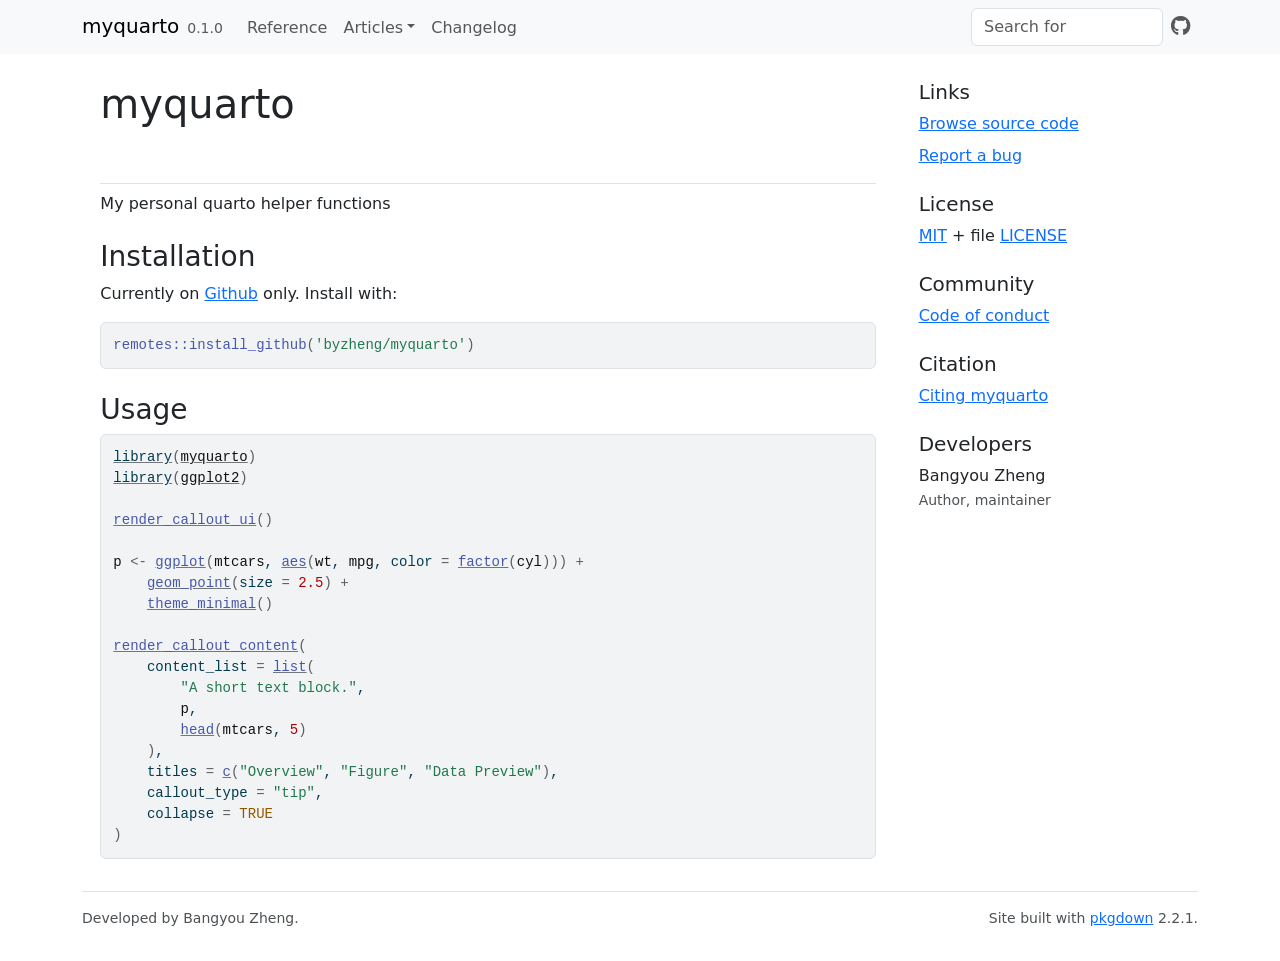
<file: index.html>
<!DOCTYPE html>
<!-- Generated by pkgdown: do not edit by hand --><html lang="en">
<head>
<meta http-equiv="Content-Type" content="text/html; charset=UTF-8">
<meta charset="utf-8">
<meta http-equiv="X-UA-Compatible" content="IE=edge">
<meta name="viewport" content="width=device-width, initial-scale=1, shrink-to-fit=no">
<title>Personal Quarto functions • myquarto</title>
<script src="deps/jquery-3.6.0/jquery-3.6.0.min.js"></script><meta name="viewport" content="width=device-width, initial-scale=1, shrink-to-fit=no">
<link href="deps/bootstrap-5.3.8/bootstrap.min.css" rel="stylesheet">
<script src="deps/bootstrap-5.3.8/bootstrap.bundle.min.js"></script><link href="deps/font-awesome-6.5.2/css/all.min.css" rel="stylesheet">
<link href="deps/font-awesome-6.5.2/css/v4-shims.min.css" rel="stylesheet">
<script src="deps/headroom-0.11.0/headroom.min.js"></script><script src="deps/headroom-0.11.0/jQuery.headroom.min.js"></script><script src="deps/bootstrap-toc-1.0.1/bootstrap-toc.min.js"></script><script src="deps/clipboard.js-2.0.11/clipboard.min.js"></script><script src="deps/search-1.0.0/autocomplete.jquery.min.js"></script><script src="deps/search-1.0.0/fuse.min.js"></script><script src="deps/search-1.0.0/mark.min.js"></script><!-- pkgdown --><script src="pkgdown.js"></script><meta property="og:title" content="Personal Quarto functions">
<meta name="description" content="Personal Quarto functions for various tasks and workflows.">
<meta property="og:description" content="Personal Quarto functions for various tasks and workflows.">
<!-- Google tag (gtag.js) --><script async src="https://www.googletagmanager.com/gtag/js?id=G-4HPNYGL5FT"></script><script>
  window.dataLayer = window.dataLayer || [];
  function gtag(){dataLayer.push(arguments);}
  gtag('js', new Date());

  gtag('config', 'G-4HPNYGL5FT');
</script>
</head>
<body>
    <a href="#main" class="visually-hidden-focusable">Skip to contents</a>


    <nav class="navbar navbar-expand-lg fixed-top bg-light" data-bs-theme="light" aria-label="Site navigation"><div class="container">

    <a class="navbar-brand me-2" href="index.html">myquarto</a>

    <small class="nav-text text-muted me-auto" data-bs-toggle="tooltip" data-bs-placement="bottom" title="">0.1.0</small>


    <button class="navbar-toggler" type="button" data-bs-toggle="collapse" data-bs-target="#navbar" aria-controls="navbar" aria-expanded="false" aria-label="Toggle navigation">
      <span class="navbar-toggler-icon"></span>
    </button>

    <div id="navbar" class="collapse navbar-collapse ms-3">
      <ul class="navbar-nav me-auto">
<li class="nav-item"><a class="nav-link" href="reference/index.html">Reference</a></li>
<li class="nav-item dropdown">
  <button class="nav-link dropdown-toggle" type="button" id="dropdown-articles" data-bs-toggle="dropdown" aria-expanded="false" aria-haspopup="true">Articles</button>
  <ul class="dropdown-menu" aria-labelledby="dropdown-articles">
<li><a class="dropdown-item" href="articles/callout-tools.html">Callout Tools</a></li>
  </ul>
</li>
<li class="nav-item"><a class="nav-link" href="news/index.html">Changelog</a></li>
      </ul>
<ul class="navbar-nav">
<li class="nav-item"><form class="form-inline" role="search">
 <input class="form-control" type="search" name="search-input" id="search-input" autocomplete="off" aria-label="Search site" placeholder="Search for" data-search-index="search.json">
</form></li>
<li class="nav-item"><a class="external-link nav-link" href="https://github.com/byzheng/myquarto/" aria-label="GitHub"><span class="fa fab fa-github fa-lg"></span></a></li>
      </ul>
</div>


  </div>
</nav><div class="container template-home">
<div class="row">
  <main id="main" class="col-md-9"><div class="section level1">
<div class="page-header"><h1 id="myquarto">myquarto<a class="anchor" aria-label="anchor" href="#myquarto"></a>
</h1></div>
<p>My personal quarto helper functions</p>
<div class="section level2">
<h2 id="installation">Installation<a class="anchor" aria-label="anchor" href="#installation"></a>
</h2>
<p>Currently on <a href="https://github.com/byzheng/myquarto" class="external-link">Github</a> only. Install with:</p>
<div class="sourceCode" id="cb1"><pre class="downlit sourceCode r">
<code class="sourceCode R"><span><span class="fu">remotes</span><span class="fu">::</span><span class="fu">install_github</span><span class="op">(</span><span class="st">'byzheng/myquarto'</span><span class="op">)</span></span></code></pre></div>
</div>
<div class="section level2">
<h2 id="usage">Usage<a class="anchor" aria-label="anchor" href="#usage"></a>
</h2>
<div class="sourceCode" id="cb2"><pre class="downlit sourceCode r">
<code class="sourceCode R"><span><span class="kw"><a href="https://rdrr.io/r/base/library.html" class="external-link">library</a></span><span class="op">(</span><span class="va"><a href="https://myquarto.bangyou.me/">myquarto</a></span><span class="op">)</span></span>
<span><span class="kw"><a href="https://rdrr.io/r/base/library.html" class="external-link">library</a></span><span class="op">(</span><span class="va"><a href="https://ggplot2.tidyverse.org" class="external-link">ggplot2</a></span><span class="op">)</span></span>
<span></span>
<span><span class="fu"><a href="reference/render_callout_ui.html">render_callout_ui</a></span><span class="op">(</span><span class="op">)</span></span>
<span></span>
<span><span class="va">p</span> <span class="op">&lt;-</span> <span class="fu"><a href="https://ggplot2.tidyverse.org/reference/ggplot.html" class="external-link">ggplot</a></span><span class="op">(</span><span class="va">mtcars</span>, <span class="fu"><a href="https://ggplot2.tidyverse.org/reference/aes.html" class="external-link">aes</a></span><span class="op">(</span><span class="va">wt</span>, <span class="va">mpg</span>, color <span class="op">=</span> <span class="fu"><a href="https://rdrr.io/r/base/factor.html" class="external-link">factor</a></span><span class="op">(</span><span class="va">cyl</span><span class="op">)</span><span class="op">)</span><span class="op">)</span> <span class="op">+</span></span>
<span>    <span class="fu"><a href="https://ggplot2.tidyverse.org/reference/geom_point.html" class="external-link">geom_point</a></span><span class="op">(</span>size <span class="op">=</span> <span class="fl">2.5</span><span class="op">)</span> <span class="op">+</span></span>
<span>    <span class="fu"><a href="https://ggplot2.tidyverse.org/reference/ggtheme.html" class="external-link">theme_minimal</a></span><span class="op">(</span><span class="op">)</span></span>
<span></span>
<span><span class="fu"><a href="reference/render_callout_content.html">render_callout_content</a></span><span class="op">(</span></span>
<span>    content_list <span class="op">=</span> <span class="fu"><a href="https://rdrr.io/r/base/list.html" class="external-link">list</a></span><span class="op">(</span></span>
<span>        <span class="st">"A short text block."</span>,</span>
<span>        <span class="va">p</span>,</span>
<span>        <span class="fu"><a href="https://rdrr.io/r/utils/head.html" class="external-link">head</a></span><span class="op">(</span><span class="va">mtcars</span>, <span class="fl">5</span><span class="op">)</span></span>
<span>    <span class="op">)</span>,</span>
<span>    titles <span class="op">=</span> <span class="fu"><a href="https://rdrr.io/r/base/c.html" class="external-link">c</a></span><span class="op">(</span><span class="st">"Overview"</span>, <span class="st">"Figure"</span>, <span class="st">"Data Preview"</span><span class="op">)</span>,</span>
<span>    callout_type <span class="op">=</span> <span class="st">"tip"</span>,</span>
<span>    collapse <span class="op">=</span> <span class="cn">TRUE</span></span>
<span><span class="op">)</span></span></code></pre></div>
</div>
</div>
  </main><aside class="col-md-3"><div class="links">
<h2 data-toc-skip>Links</h2>
<ul class="list-unstyled">
<li><a href="https://github.com/byzheng/myquarto/" class="external-link">Browse source code</a></li>
<li><a href="https://github.com/byzheng/myquarto/issues" class="external-link">Report a bug</a></li>
</ul>
</div>

<div class="license">
<h2 data-toc-skip>License</h2>
<ul class="list-unstyled">
<li>
<a href="https://opensource.org/licenses/mit-license.php" class="external-link">MIT</a> + file <a href="LICENSE-text.html">LICENSE</a>
</li>
</ul>
</div>

<div class="community">
<h2 data-toc-skip>Community</h2>
<ul class="list-unstyled">
<li><a href="CODE_OF_CONDUCT.html">Code of conduct</a></li>
</ul>
</div>

<div class="citation">
<h2 data-toc-skip>Citation</h2>
<ul class="list-unstyled">
<li><a href="authors.html#citation">Citing myquarto</a></li>
</ul>
</div>

<div class="developers">
<h2 data-toc-skip>Developers</h2>
<ul class="list-unstyled">
<li>Bangyou Zheng <br><small class="roles"> Author, maintainer </small>   </li>
</ul>
</div>



  </aside>
</div>


    <footer><div class="pkgdown-footer-left">
  <p>Developed by Bangyou Zheng.</p>
</div>

<div class="pkgdown-footer-right">
  <p>Site built with <a href="https://pkgdown.r-lib.org/" class="external-link">pkgdown</a> 2.2.1.</p>
</div>

    </footer>
</div>





  </body>
</html>
</file>
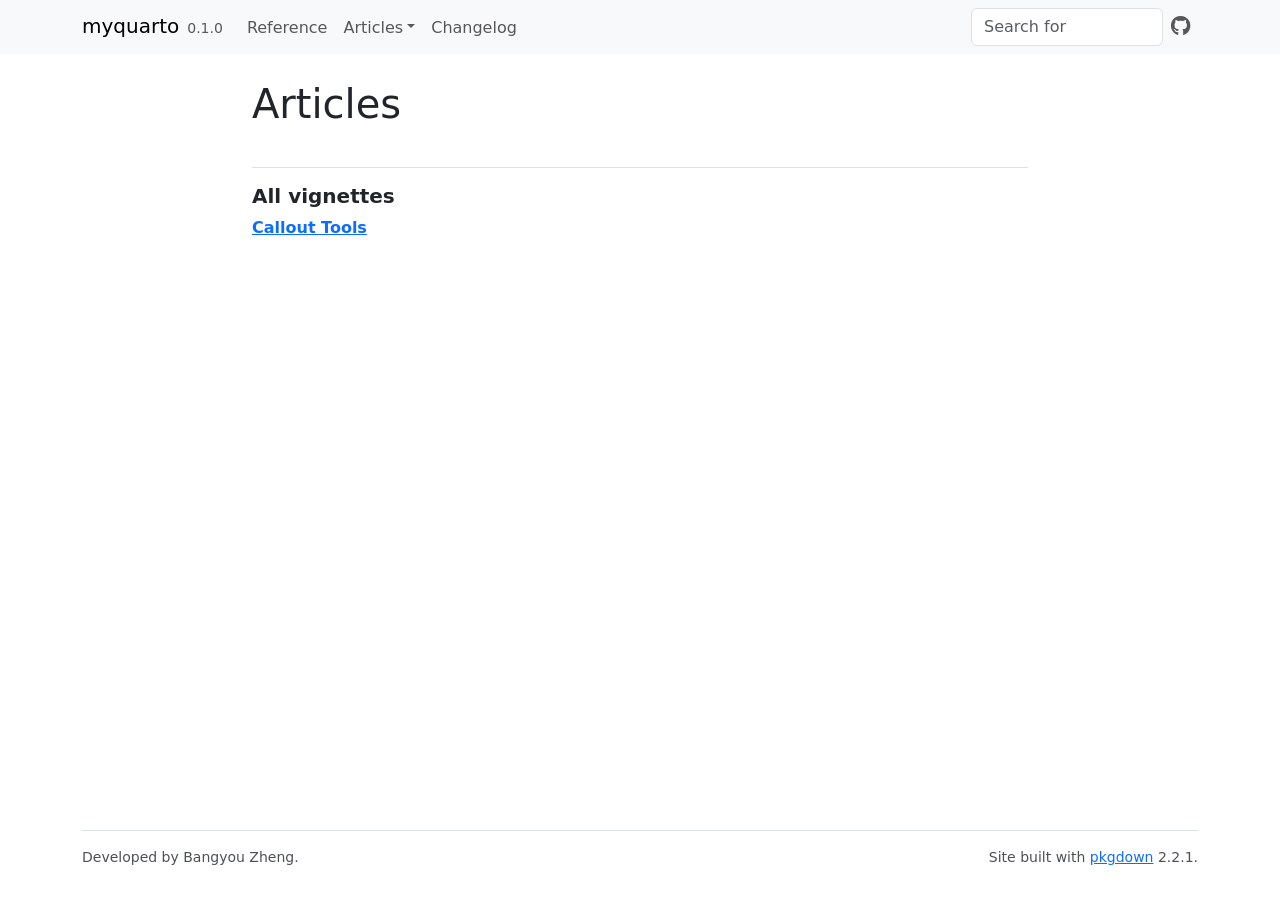
<file: articles/index.html>
<!DOCTYPE html>
<!-- Generated by pkgdown: do not edit by hand --><html lang="en"><head><meta http-equiv="Content-Type" content="text/html; charset=UTF-8"><meta charset="utf-8"><meta http-equiv="X-UA-Compatible" content="IE=edge"><meta name="viewport" content="width=device-width, initial-scale=1, shrink-to-fit=no"><title>Articles • myquarto</title><script src="../deps/jquery-3.6.0/jquery-3.6.0.min.js"></script><meta name="viewport" content="width=device-width, initial-scale=1, shrink-to-fit=no"><link href="../deps/bootstrap-5.3.8/bootstrap.min.css" rel="stylesheet"><script src="../deps/bootstrap-5.3.8/bootstrap.bundle.min.js"></script><link href="../deps/font-awesome-6.5.2/css/all.min.css" rel="stylesheet"><link href="../deps/font-awesome-6.5.2/css/v4-shims.min.css" rel="stylesheet"><script src="../deps/headroom-0.11.0/headroom.min.js"></script><script src="../deps/headroom-0.11.0/jQuery.headroom.min.js"></script><script src="../deps/bootstrap-toc-1.0.1/bootstrap-toc.min.js"></script><script src="../deps/clipboard.js-2.0.11/clipboard.min.js"></script><script src="../deps/search-1.0.0/autocomplete.jquery.min.js"></script><script src="../deps/search-1.0.0/fuse.min.js"></script><script src="../deps/search-1.0.0/mark.min.js"></script><!-- pkgdown --><script src="../pkgdown.js"></script><meta property="og:title" content="Articles"><!-- Google tag (gtag.js) --><script async src="https://www.googletagmanager.com/gtag/js?id=G-4HPNYGL5FT"></script><script>
  window.dataLayer = window.dataLayer || [];
  function gtag(){dataLayer.push(arguments);}
  gtag('js', new Date());

  gtag('config', 'G-4HPNYGL5FT');
</script></head><body>
    <a href="#main" class="visually-hidden-focusable">Skip to contents</a>


    <nav class="navbar navbar-expand-lg fixed-top bg-light" data-bs-theme="light" aria-label="Site navigation"><div class="container">

    <a class="navbar-brand me-2" href="../index.html">myquarto</a>

    <small class="nav-text text-muted me-auto" data-bs-toggle="tooltip" data-bs-placement="bottom" title="">0.1.0</small>


    <button class="navbar-toggler" type="button" data-bs-toggle="collapse" data-bs-target="#navbar" aria-controls="navbar" aria-expanded="false" aria-label="Toggle navigation">
      <span class="navbar-toggler-icon"></span>
    </button>

    <div id="navbar" class="collapse navbar-collapse ms-3">
      <ul class="navbar-nav me-auto"><li class="nav-item"><a class="nav-link" href="../reference/index.html">Reference</a></li>
<li class="nav-item dropdown">
  <button class="nav-link dropdown-toggle" type="button" id="dropdown-articles" data-bs-toggle="dropdown" aria-expanded="false" aria-haspopup="true">Articles</button>
  <ul class="dropdown-menu" aria-labelledby="dropdown-articles"><li><a class="dropdown-item" href="../articles/callout-tools.html">Callout Tools</a></li>
  </ul></li>
<li class="nav-item"><a class="nav-link" href="../news/index.html">Changelog</a></li>
      </ul><ul class="navbar-nav"><li class="nav-item"><form class="form-inline" role="search">
 <input class="form-control" type="search" name="search-input" id="search-input" autocomplete="off" aria-label="Search site" placeholder="Search for" data-search-index="../search.json"></form></li>
<li class="nav-item"><a class="external-link nav-link" href="https://github.com/byzheng/myquarto/" aria-label="GitHub"><span class="fa fab fa-github fa-lg"></span></a></li>
      </ul></div>


  </div>
</nav><div class="container template-article-index">
<div class="row">
  <main id="main" class="col-md-9"><div class="page-header">

      <h1>Articles</h1>
    </div>

    <div class="section ">
      <h3>All vignettes</h3>
      <div class="section-desc"></div>

      <dl><dt><a href="callout-tools.html">Callout Tools</a></dt>
        <dd>
      </dd></dl></div>
  </main></div>


    <footer><div class="pkgdown-footer-left">
  <p>Developed by Bangyou Zheng.</p>
</div>

<div class="pkgdown-footer-right">
  <p>Site built with <a href="https://pkgdown.r-lib.org/" class="external-link">pkgdown</a> 2.2.1.</p>
</div>

    </footer></div>





  </body></html>
</file>
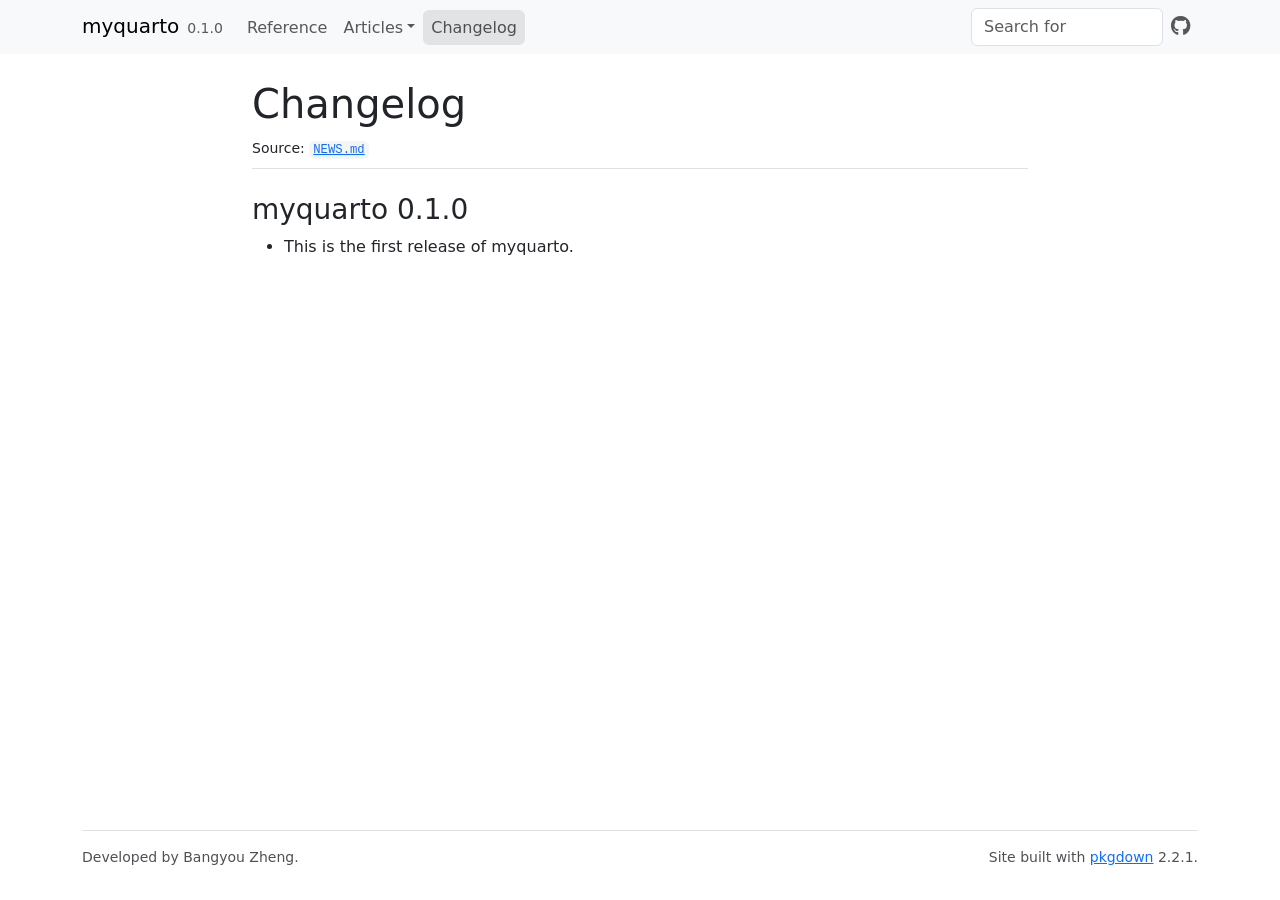
<file: news/index.html>
<!DOCTYPE html>
<!-- Generated by pkgdown: do not edit by hand --><html lang="en"><head><meta http-equiv="Content-Type" content="text/html; charset=UTF-8"><meta charset="utf-8"><meta http-equiv="X-UA-Compatible" content="IE=edge"><meta name="viewport" content="width=device-width, initial-scale=1, shrink-to-fit=no"><title>Changelog • myquarto</title><script src="../deps/jquery-3.6.0/jquery-3.6.0.min.js"></script><meta name="viewport" content="width=device-width, initial-scale=1, shrink-to-fit=no"><link href="../deps/bootstrap-5.3.8/bootstrap.min.css" rel="stylesheet"><script src="../deps/bootstrap-5.3.8/bootstrap.bundle.min.js"></script><link href="../deps/font-awesome-6.5.2/css/all.min.css" rel="stylesheet"><link href="../deps/font-awesome-6.5.2/css/v4-shims.min.css" rel="stylesheet"><script src="../deps/headroom-0.11.0/headroom.min.js"></script><script src="../deps/headroom-0.11.0/jQuery.headroom.min.js"></script><script src="../deps/bootstrap-toc-1.0.1/bootstrap-toc.min.js"></script><script src="../deps/clipboard.js-2.0.11/clipboard.min.js"></script><script src="../deps/search-1.0.0/autocomplete.jquery.min.js"></script><script src="../deps/search-1.0.0/fuse.min.js"></script><script src="../deps/search-1.0.0/mark.min.js"></script><!-- pkgdown --><script src="../pkgdown.js"></script><meta property="og:title" content="Changelog"><!-- Google tag (gtag.js) --><script async src="https://www.googletagmanager.com/gtag/js?id=G-4HPNYGL5FT"></script><script>
  window.dataLayer = window.dataLayer || [];
  function gtag(){dataLayer.push(arguments);}
  gtag('js', new Date());

  gtag('config', 'G-4HPNYGL5FT');
</script></head><body>
    <a href="#main" class="visually-hidden-focusable">Skip to contents</a>


    <nav class="navbar navbar-expand-lg fixed-top bg-light" data-bs-theme="light" aria-label="Site navigation"><div class="container">

    <a class="navbar-brand me-2" href="../index.html">myquarto</a>

    <small class="nav-text text-muted me-auto" data-bs-toggle="tooltip" data-bs-placement="bottom" title="">0.1.0</small>


    <button class="navbar-toggler" type="button" data-bs-toggle="collapse" data-bs-target="#navbar" aria-controls="navbar" aria-expanded="false" aria-label="Toggle navigation">
      <span class="navbar-toggler-icon"></span>
    </button>

    <div id="navbar" class="collapse navbar-collapse ms-3">
      <ul class="navbar-nav me-auto"><li class="nav-item"><a class="nav-link" href="../reference/index.html">Reference</a></li>
<li class="nav-item dropdown">
  <button class="nav-link dropdown-toggle" type="button" id="dropdown-articles" data-bs-toggle="dropdown" aria-expanded="false" aria-haspopup="true">Articles</button>
  <ul class="dropdown-menu" aria-labelledby="dropdown-articles"><li><a class="dropdown-item" href="../articles/callout-tools.html">Callout Tools</a></li>
  </ul></li>
<li class="active nav-item"><a class="nav-link" href="../news/index.html">Changelog</a></li>
      </ul><ul class="navbar-nav"><li class="nav-item"><form class="form-inline" role="search">
 <input class="form-control" type="search" name="search-input" id="search-input" autocomplete="off" aria-label="Search site" placeholder="Search for" data-search-index="../search.json"></form></li>
<li class="nav-item"><a class="external-link nav-link" href="https://github.com/byzheng/myquarto/" aria-label="GitHub"><span class="fa fab fa-github fa-lg"></span></a></li>
      </ul></div>


  </div>
</nav><div class="container template-news">
<div class="row">
  <main id="main" class="col-md-9"><div class="page-header">

      <h1>Changelog</h1>
      <small>Source: <a href="https://github.com/byzheng/myquarto/blob/main/NEWS.md" class="external-link"><code>NEWS.md</code></a></small>
    </div>

    <div class="section level2">
<h2 class="pkg-version" data-toc-text="0.1.0" id="myquarto-010">myquarto 0.1.0<a class="anchor" aria-label="anchor" href="#myquarto-010"></a></h2>
<ul><li>This is the first release of myquarto.</li>
</ul></div>
  </main></div>


    <footer><div class="pkgdown-footer-left">
  <p>Developed by Bangyou Zheng.</p>
</div>

<div class="pkgdown-footer-right">
  <p>Site built with <a href="https://pkgdown.r-lib.org/" class="external-link">pkgdown</a> 2.2.1.</p>
</div>

    </footer></div>





  </body></html>
</file>
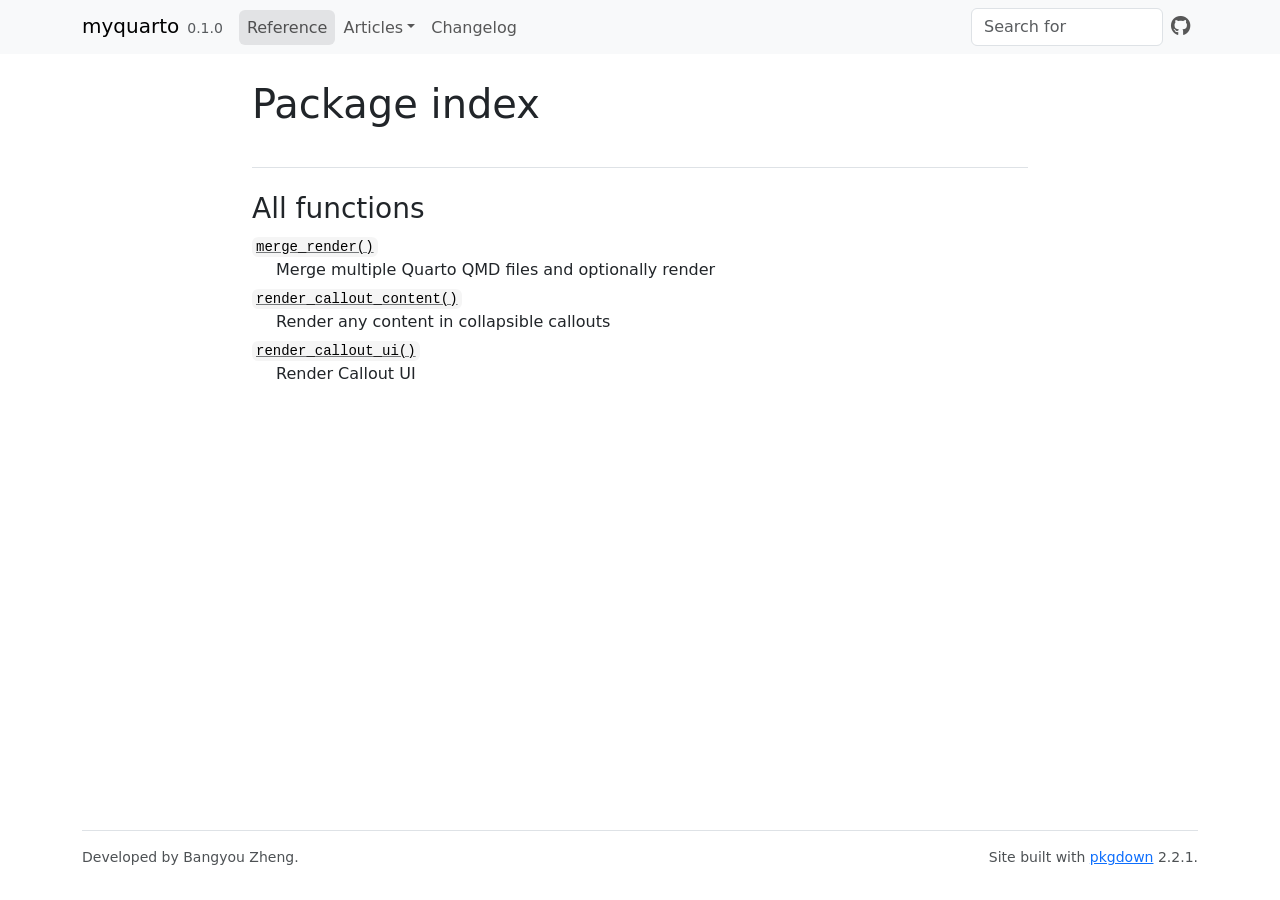
<file: reference/index.html>
<!DOCTYPE html>
<!-- Generated by pkgdown: do not edit by hand --><html lang="en"><head><meta http-equiv="Content-Type" content="text/html; charset=UTF-8"><meta charset="utf-8"><meta http-equiv="X-UA-Compatible" content="IE=edge"><meta name="viewport" content="width=device-width, initial-scale=1, shrink-to-fit=no"><title>Package index • myquarto</title><script src="../deps/jquery-3.6.0/jquery-3.6.0.min.js"></script><meta name="viewport" content="width=device-width, initial-scale=1, shrink-to-fit=no"><link href="../deps/bootstrap-5.3.8/bootstrap.min.css" rel="stylesheet"><script src="../deps/bootstrap-5.3.8/bootstrap.bundle.min.js"></script><link href="../deps/font-awesome-6.5.2/css/all.min.css" rel="stylesheet"><link href="../deps/font-awesome-6.5.2/css/v4-shims.min.css" rel="stylesheet"><script src="../deps/headroom-0.11.0/headroom.min.js"></script><script src="../deps/headroom-0.11.0/jQuery.headroom.min.js"></script><script src="../deps/bootstrap-toc-1.0.1/bootstrap-toc.min.js"></script><script src="../deps/clipboard.js-2.0.11/clipboard.min.js"></script><script src="../deps/search-1.0.0/autocomplete.jquery.min.js"></script><script src="../deps/search-1.0.0/fuse.min.js"></script><script src="../deps/search-1.0.0/mark.min.js"></script><!-- pkgdown --><script src="../pkgdown.js"></script><meta property="og:title" content="Package index"><!-- Google tag (gtag.js) --><script async src="https://www.googletagmanager.com/gtag/js?id=G-4HPNYGL5FT"></script><script>
  window.dataLayer = window.dataLayer || [];
  function gtag(){dataLayer.push(arguments);}
  gtag('js', new Date());

  gtag('config', 'G-4HPNYGL5FT');
</script></head><body>
    <a href="#main" class="visually-hidden-focusable">Skip to contents</a>


    <nav class="navbar navbar-expand-lg fixed-top bg-light" data-bs-theme="light" aria-label="Site navigation"><div class="container">

    <a class="navbar-brand me-2" href="../index.html">myquarto</a>

    <small class="nav-text text-muted me-auto" data-bs-toggle="tooltip" data-bs-placement="bottom" title="">0.1.0</small>


    <button class="navbar-toggler" type="button" data-bs-toggle="collapse" data-bs-target="#navbar" aria-controls="navbar" aria-expanded="false" aria-label="Toggle navigation">
      <span class="navbar-toggler-icon"></span>
    </button>

    <div id="navbar" class="collapse navbar-collapse ms-3">
      <ul class="navbar-nav me-auto"><li class="active nav-item"><a class="nav-link" href="../reference/index.html">Reference</a></li>
<li class="nav-item dropdown">
  <button class="nav-link dropdown-toggle" type="button" id="dropdown-articles" data-bs-toggle="dropdown" aria-expanded="false" aria-haspopup="true">Articles</button>
  <ul class="dropdown-menu" aria-labelledby="dropdown-articles"><li><a class="dropdown-item" href="../articles/callout-tools.html">Callout Tools</a></li>
  </ul></li>
<li class="nav-item"><a class="nav-link" href="../news/index.html">Changelog</a></li>
      </ul><ul class="navbar-nav"><li class="nav-item"><form class="form-inline" role="search">
 <input class="form-control" type="search" name="search-input" id="search-input" autocomplete="off" aria-label="Search site" placeholder="Search for" data-search-index="../search.json"></form></li>
<li class="nav-item"><a class="external-link nav-link" href="https://github.com/byzheng/myquarto/" aria-label="GitHub"><span class="fa fab fa-github fa-lg"></span></a></li>
      </ul></div>


  </div>
</nav><div class="container template-reference-index">
<div class="row">
  <main id="main" class="col-md-9"><div class="page-header">

      <h1>Package index</h1>
    </div>

    <div class="section level2">
      <h2 id="all-functions">All functions<a class="anchor" aria-label="anchor" href="#all-functions"></a></h2>



      <dl></dl></div><div class="section level2">




      <dl><dt>

          <code><a href="merge_render.html">merge_render()</a></code>

        </dt>
        <dd>Merge multiple Quarto QMD files and optionally render</dd>

        <dt>

          <code><a href="render_callout_content.html">render_callout_content()</a></code>

        </dt>
        <dd>Render any content in collapsible callouts</dd>

        <dt>

          <code><a href="render_callout_ui.html">render_callout_ui()</a></code>

        </dt>
        <dd>Render Callout UI</dd>
      </dl></div>
  </main></div>


    <footer><div class="pkgdown-footer-left">
  <p>Developed by Bangyou Zheng.</p>
</div>

<div class="pkgdown-footer-right">
  <p>Site built with <a href="https://pkgdown.r-lib.org/" class="external-link">pkgdown</a> 2.2.1.</p>
</div>

    </footer></div>





  </body></html>
</file>
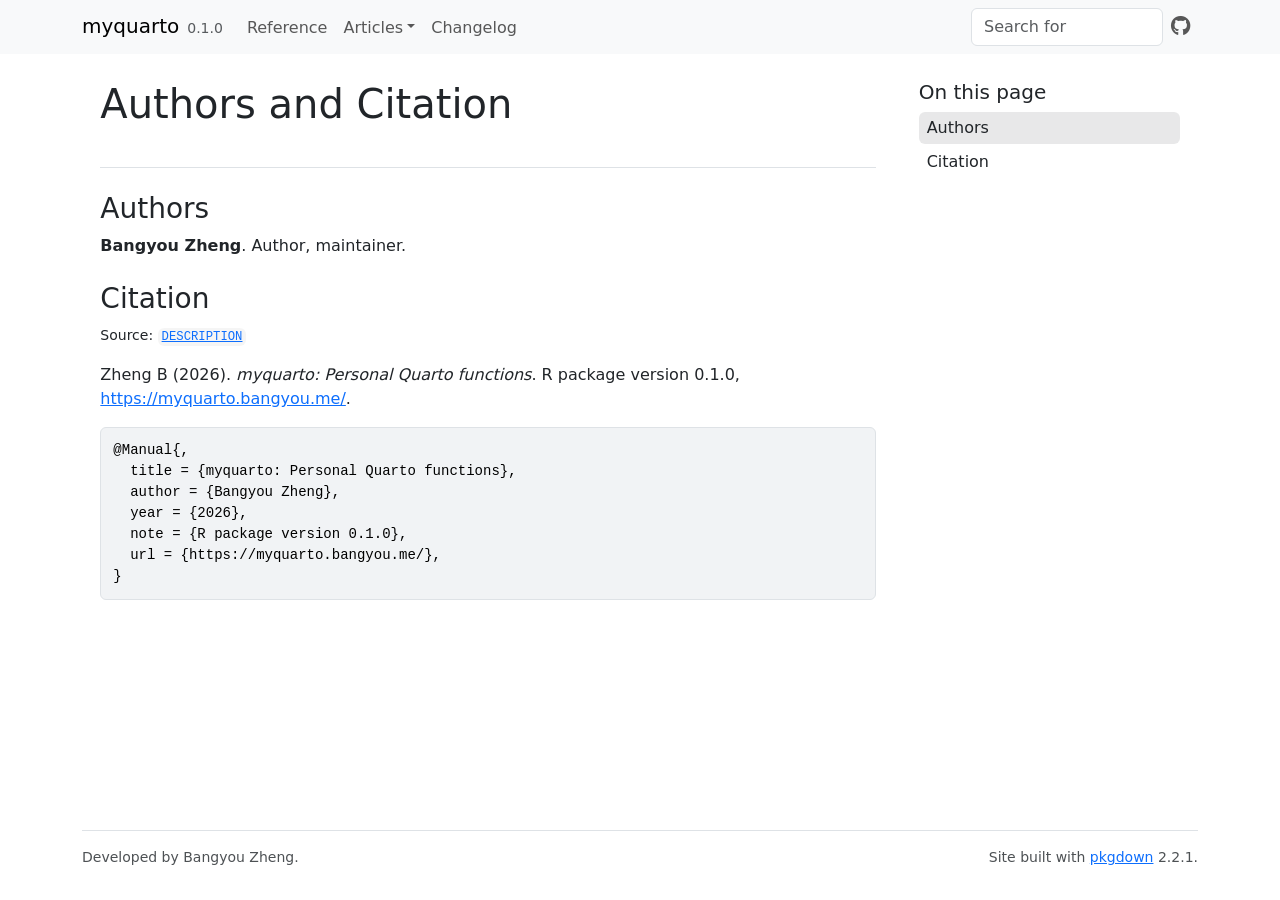
<file: authors.html>
<!DOCTYPE html>
<!-- Generated by pkgdown: do not edit by hand --><html lang="en"><head><meta http-equiv="Content-Type" content="text/html; charset=UTF-8"><meta charset="utf-8"><meta http-equiv="X-UA-Compatible" content="IE=edge"><meta name="viewport" content="width=device-width, initial-scale=1, shrink-to-fit=no"><title>Authors and Citation • myquarto</title><script src="deps/jquery-3.6.0/jquery-3.6.0.min.js"></script><meta name="viewport" content="width=device-width, initial-scale=1, shrink-to-fit=no"><link href="deps/bootstrap-5.3.8/bootstrap.min.css" rel="stylesheet"><script src="deps/bootstrap-5.3.8/bootstrap.bundle.min.js"></script><link href="deps/font-awesome-6.5.2/css/all.min.css" rel="stylesheet"><link href="deps/font-awesome-6.5.2/css/v4-shims.min.css" rel="stylesheet"><script src="deps/headroom-0.11.0/headroom.min.js"></script><script src="deps/headroom-0.11.0/jQuery.headroom.min.js"></script><script src="deps/bootstrap-toc-1.0.1/bootstrap-toc.min.js"></script><script src="deps/clipboard.js-2.0.11/clipboard.min.js"></script><script src="deps/search-1.0.0/autocomplete.jquery.min.js"></script><script src="deps/search-1.0.0/fuse.min.js"></script><script src="deps/search-1.0.0/mark.min.js"></script><!-- pkgdown --><script src="pkgdown.js"></script><meta property="og:title" content="Authors and Citation"><!-- Google tag (gtag.js) --><script async src="https://www.googletagmanager.com/gtag/js?id=G-4HPNYGL5FT"></script><script>
  window.dataLayer = window.dataLayer || [];
  function gtag(){dataLayer.push(arguments);}
  gtag('js', new Date());

  gtag('config', 'G-4HPNYGL5FT');
</script></head><body>
    <a href="#main" class="visually-hidden-focusable">Skip to contents</a>


    <nav class="navbar navbar-expand-lg fixed-top bg-light" data-bs-theme="light" aria-label="Site navigation"><div class="container">

    <a class="navbar-brand me-2" href="index.html">myquarto</a>

    <small class="nav-text text-muted me-auto" data-bs-toggle="tooltip" data-bs-placement="bottom" title="">0.1.0</small>


    <button class="navbar-toggler" type="button" data-bs-toggle="collapse" data-bs-target="#navbar" aria-controls="navbar" aria-expanded="false" aria-label="Toggle navigation">
      <span class="navbar-toggler-icon"></span>
    </button>

    <div id="navbar" class="collapse navbar-collapse ms-3">
      <ul class="navbar-nav me-auto"><li class="nav-item"><a class="nav-link" href="reference/index.html">Reference</a></li>
<li class="nav-item dropdown">
  <button class="nav-link dropdown-toggle" type="button" id="dropdown-articles" data-bs-toggle="dropdown" aria-expanded="false" aria-haspopup="true">Articles</button>
  <ul class="dropdown-menu" aria-labelledby="dropdown-articles"><li><a class="dropdown-item" href="articles/callout-tools.html">Callout Tools</a></li>
  </ul></li>
<li class="nav-item"><a class="nav-link" href="news/index.html">Changelog</a></li>
      </ul><ul class="navbar-nav"><li class="nav-item"><form class="form-inline" role="search">
 <input class="form-control" type="search" name="search-input" id="search-input" autocomplete="off" aria-label="Search site" placeholder="Search for" data-search-index="search.json"></form></li>
<li class="nav-item"><a class="external-link nav-link" href="https://github.com/byzheng/myquarto/" aria-label="GitHub"><span class="fa fab fa-github fa-lg"></span></a></li>
      </ul></div>


  </div>
</nav><div class="container template-citation-authors">
<div class="row">
  <main id="main" class="col-md-9"><div class="page-header">

      <h1>Authors and Citation</h1>
    </div>

    <div class="section level2">
      <h2>Authors</h2>

      <ul class="list-unstyled"><li>
          <p><strong>Bangyou Zheng</strong>. Author, maintainer.
          </p>
        </li>
      </ul></div>

    <div class="section level2">
      <h2 id="citation">Citation</h2>
      <p><small class="dont-index">Source: <a href="https://github.com/byzheng/myquarto/blob/main/DESCRIPTION" class="external-link"><code>DESCRIPTION</code></a></small></p>

      <p>Zheng B (2026).
<em>myquarto: Personal Quarto functions</em>.
R package version 0.1.0, <a href="https://myquarto.bangyou.me/">https://myquarto.bangyou.me/</a>.
</p>
      <pre>@Manual{,
  title = {myquarto: Personal Quarto functions},
  author = {Bangyou Zheng},
  year = {2026},
  note = {R package version 0.1.0},
  url = {https://myquarto.bangyou.me/},
}</pre>
    </div>

  </main><aside class="col-md-3"><nav id="toc" aria-label="Table of contents"><h2>On this page</h2>
    </nav></aside></div>


    <footer><div class="pkgdown-footer-left">
  <p>Developed by Bangyou Zheng.</p>
</div>

<div class="pkgdown-footer-right">
  <p>Site built with <a href="https://pkgdown.r-lib.org/" class="external-link">pkgdown</a> 2.2.1.</p>
</div>

    </footer></div>





  </body></html>
</file>
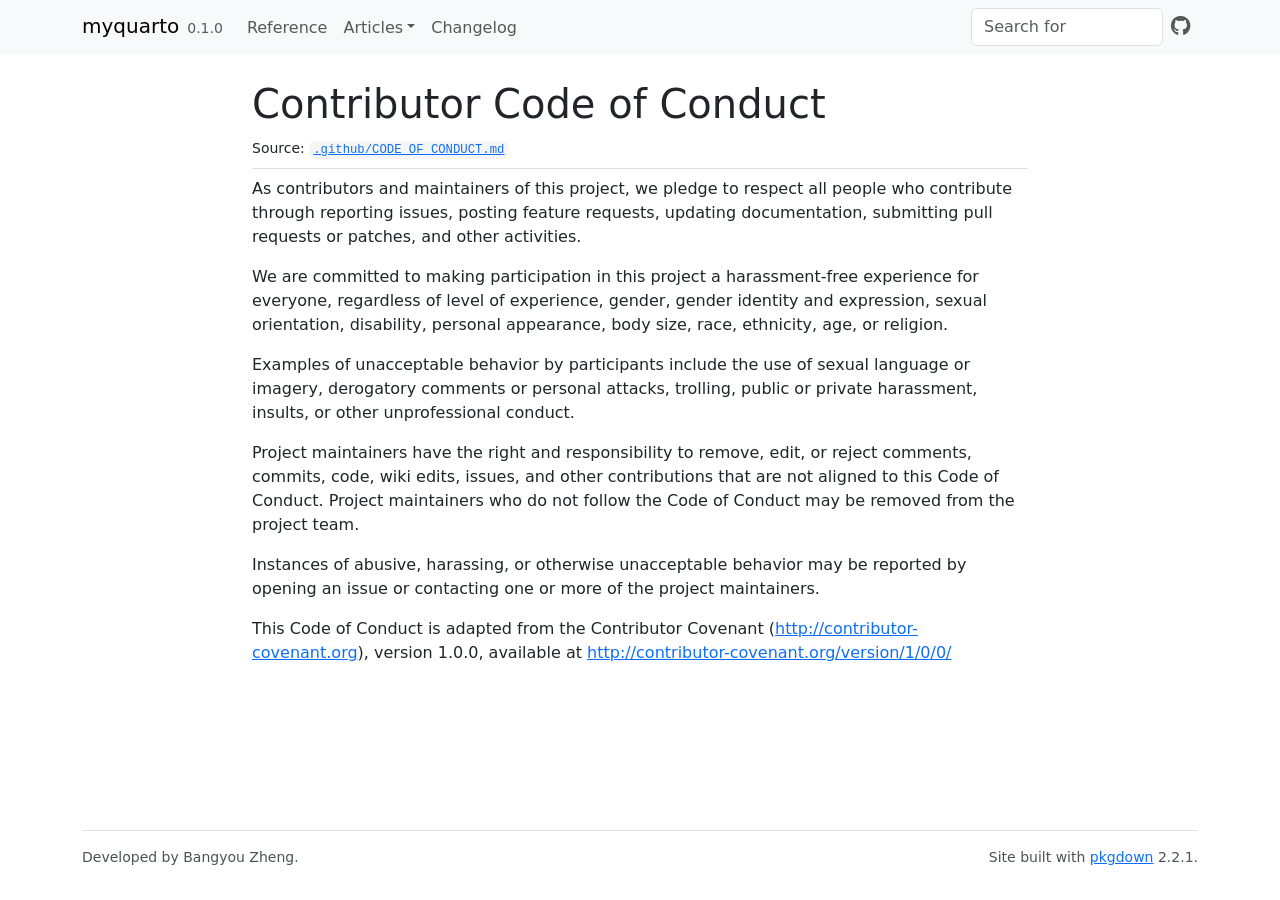
<file: CODE_OF_CONDUCT.html>
<!DOCTYPE html>
<!-- Generated by pkgdown: do not edit by hand --><html lang="en"><head><meta http-equiv="Content-Type" content="text/html; charset=UTF-8"><meta charset="utf-8"><meta http-equiv="X-UA-Compatible" content="IE=edge"><meta name="viewport" content="width=device-width, initial-scale=1, shrink-to-fit=no"><title>Contributor Code of Conduct • myquarto</title><script src="deps/jquery-3.6.0/jquery-3.6.0.min.js"></script><meta name="viewport" content="width=device-width, initial-scale=1, shrink-to-fit=no"><link href="deps/bootstrap-5.3.8/bootstrap.min.css" rel="stylesheet"><script src="deps/bootstrap-5.3.8/bootstrap.bundle.min.js"></script><link href="deps/font-awesome-6.5.2/css/all.min.css" rel="stylesheet"><link href="deps/font-awesome-6.5.2/css/v4-shims.min.css" rel="stylesheet"><script src="deps/headroom-0.11.0/headroom.min.js"></script><script src="deps/headroom-0.11.0/jQuery.headroom.min.js"></script><script src="deps/bootstrap-toc-1.0.1/bootstrap-toc.min.js"></script><script src="deps/clipboard.js-2.0.11/clipboard.min.js"></script><script src="deps/search-1.0.0/autocomplete.jquery.min.js"></script><script src="deps/search-1.0.0/fuse.min.js"></script><script src="deps/search-1.0.0/mark.min.js"></script><!-- pkgdown --><script src="pkgdown.js"></script><meta property="og:title" content="Contributor Code of Conduct"><!-- Google tag (gtag.js) --><script async src="https://www.googletagmanager.com/gtag/js?id=G-4HPNYGL5FT"></script><script>
  window.dataLayer = window.dataLayer || [];
  function gtag(){dataLayer.push(arguments);}
  gtag('js', new Date());

  gtag('config', 'G-4HPNYGL5FT');
</script></head><body>
    <a href="#main" class="visually-hidden-focusable">Skip to contents</a>


    <nav class="navbar navbar-expand-lg fixed-top bg-light" data-bs-theme="light" aria-label="Site navigation"><div class="container">

    <a class="navbar-brand me-2" href="index.html">myquarto</a>

    <small class="nav-text text-muted me-auto" data-bs-toggle="tooltip" data-bs-placement="bottom" title="">0.1.0</small>


    <button class="navbar-toggler" type="button" data-bs-toggle="collapse" data-bs-target="#navbar" aria-controls="navbar" aria-expanded="false" aria-label="Toggle navigation">
      <span class="navbar-toggler-icon"></span>
    </button>

    <div id="navbar" class="collapse navbar-collapse ms-3">
      <ul class="navbar-nav me-auto"><li class="nav-item"><a class="nav-link" href="reference/index.html">Reference</a></li>
<li class="nav-item dropdown">
  <button class="nav-link dropdown-toggle" type="button" id="dropdown-articles" data-bs-toggle="dropdown" aria-expanded="false" aria-haspopup="true">Articles</button>
  <ul class="dropdown-menu" aria-labelledby="dropdown-articles"><li><a class="dropdown-item" href="articles/callout-tools.html">Callout Tools</a></li>
  </ul></li>
<li class="nav-item"><a class="nav-link" href="news/index.html">Changelog</a></li>
      </ul><ul class="navbar-nav"><li class="nav-item"><form class="form-inline" role="search">
 <input class="form-control" type="search" name="search-input" id="search-input" autocomplete="off" aria-label="Search site" placeholder="Search for" data-search-index="search.json"></form></li>
<li class="nav-item"><a class="external-link nav-link" href="https://github.com/byzheng/myquarto/" aria-label="GitHub"><span class="fa fab fa-github fa-lg"></span></a></li>
      </ul></div>


  </div>
</nav><div class="container template-title-body">
<div class="row">
  <main id="main" class="col-md-9"><div class="page-header">

      <h1>Contributor Code of Conduct</h1>
      <small class="dont-index">Source: <a href="https://github.com/byzheng/myquarto/blob/main/.github/CODE_OF_CONDUCT.md" class="external-link"><code>.github/CODE_OF_CONDUCT.md</code></a></small>
    </div>

<div id="contributor-code-of-conduct" class="section level1">

<p>As contributors and maintainers of this project, we pledge to respect all people who contribute through reporting issues, posting feature requests, updating documentation, submitting pull requests or patches, and other activities.</p>
<p>We are committed to making participation in this project a harassment-free experience for everyone, regardless of level of experience, gender, gender identity and expression, sexual orientation, disability, personal appearance, body size, race, ethnicity, age, or religion.</p>
<p>Examples of unacceptable behavior by participants include the use of sexual language or imagery, derogatory comments or personal attacks, trolling, public or private harassment, insults, or other unprofessional conduct.</p>
<p>Project maintainers have the right and responsibility to remove, edit, or reject comments, commits, code, wiki edits, issues, and other contributions that are not aligned to this Code of Conduct. Project maintainers who do not follow the Code of Conduct may be removed from the project team.</p>
<p>Instances of abusive, harassing, or otherwise unacceptable behavior may be reported by opening an issue or contacting one or more of the project maintainers.</p>
<p>This Code of Conduct is adapted from the Contributor Covenant (<a href="http://contributor-covenant.org" class="external-link uri">http://contributor-covenant.org</a>), version 1.0.0, available at <a href="http://contributor-covenant.org/version/1/0/0/" class="external-link uri">http://contributor-covenant.org/version/1/0/0/</a></p>
</div>

  </main></div>


    <footer><div class="pkgdown-footer-left">
  <p>Developed by Bangyou Zheng.</p>
</div>

<div class="pkgdown-footer-right">
  <p>Site built with <a href="https://pkgdown.r-lib.org/" class="external-link">pkgdown</a> 2.2.1.</p>
</div>

    </footer></div>





  </body></html>
</file>
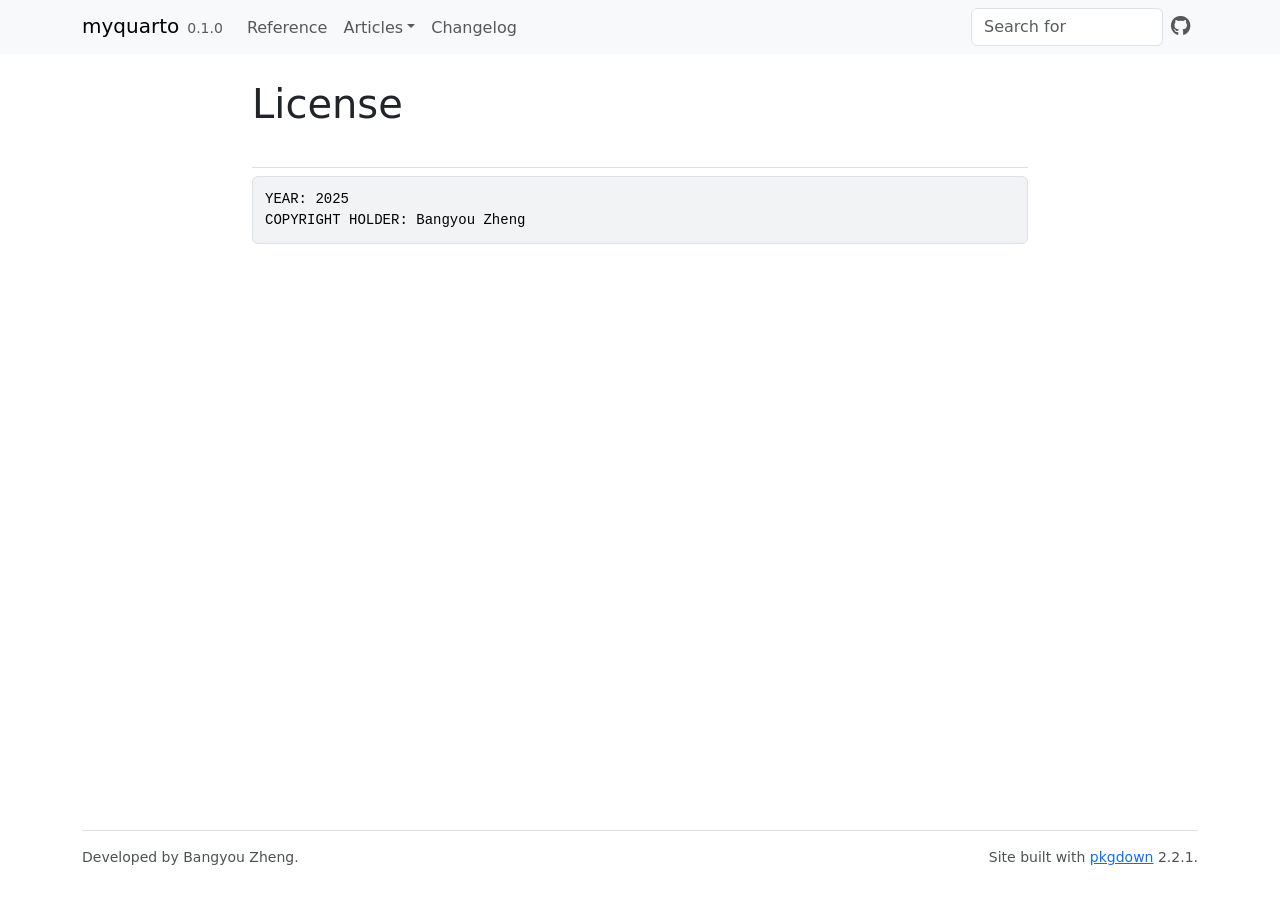
<file: LICENSE-text.html>
<!DOCTYPE html>
<!-- Generated by pkgdown: do not edit by hand --><html lang="en"><head><meta http-equiv="Content-Type" content="text/html; charset=UTF-8"><meta charset="utf-8"><meta http-equiv="X-UA-Compatible" content="IE=edge"><meta name="viewport" content="width=device-width, initial-scale=1, shrink-to-fit=no"><title>License • myquarto</title><script src="deps/jquery-3.6.0/jquery-3.6.0.min.js"></script><meta name="viewport" content="width=device-width, initial-scale=1, shrink-to-fit=no"><link href="deps/bootstrap-5.3.8/bootstrap.min.css" rel="stylesheet"><script src="deps/bootstrap-5.3.8/bootstrap.bundle.min.js"></script><link href="deps/font-awesome-6.5.2/css/all.min.css" rel="stylesheet"><link href="deps/font-awesome-6.5.2/css/v4-shims.min.css" rel="stylesheet"><script src="deps/headroom-0.11.0/headroom.min.js"></script><script src="deps/headroom-0.11.0/jQuery.headroom.min.js"></script><script src="deps/bootstrap-toc-1.0.1/bootstrap-toc.min.js"></script><script src="deps/clipboard.js-2.0.11/clipboard.min.js"></script><script src="deps/search-1.0.0/autocomplete.jquery.min.js"></script><script src="deps/search-1.0.0/fuse.min.js"></script><script src="deps/search-1.0.0/mark.min.js"></script><!-- pkgdown --><script src="pkgdown.js"></script><meta property="og:title" content="License"><!-- Google tag (gtag.js) --><script async src="https://www.googletagmanager.com/gtag/js?id=G-4HPNYGL5FT"></script><script>
  window.dataLayer = window.dataLayer || [];
  function gtag(){dataLayer.push(arguments);}
  gtag('js', new Date());

  gtag('config', 'G-4HPNYGL5FT');
</script></head><body>
    <a href="#main" class="visually-hidden-focusable">Skip to contents</a>


    <nav class="navbar navbar-expand-lg fixed-top bg-light" data-bs-theme="light" aria-label="Site navigation"><div class="container">

    <a class="navbar-brand me-2" href="index.html">myquarto</a>

    <small class="nav-text text-muted me-auto" data-bs-toggle="tooltip" data-bs-placement="bottom" title="">0.1.0</small>


    <button class="navbar-toggler" type="button" data-bs-toggle="collapse" data-bs-target="#navbar" aria-controls="navbar" aria-expanded="false" aria-label="Toggle navigation">
      <span class="navbar-toggler-icon"></span>
    </button>

    <div id="navbar" class="collapse navbar-collapse ms-3">
      <ul class="navbar-nav me-auto"><li class="nav-item"><a class="nav-link" href="reference/index.html">Reference</a></li>
<li class="nav-item dropdown">
  <button class="nav-link dropdown-toggle" type="button" id="dropdown-articles" data-bs-toggle="dropdown" aria-expanded="false" aria-haspopup="true">Articles</button>
  <ul class="dropdown-menu" aria-labelledby="dropdown-articles"><li><a class="dropdown-item" href="articles/callout-tools.html">Callout Tools</a></li>
  </ul></li>
<li class="nav-item"><a class="nav-link" href="news/index.html">Changelog</a></li>
      </ul><ul class="navbar-nav"><li class="nav-item"><form class="form-inline" role="search">
 <input class="form-control" type="search" name="search-input" id="search-input" autocomplete="off" aria-label="Search site" placeholder="Search for" data-search-index="search.json"></form></li>
<li class="nav-item"><a class="external-link nav-link" href="https://github.com/byzheng/myquarto/" aria-label="GitHub"><span class="fa fab fa-github fa-lg"></span></a></li>
      </ul></div>


  </div>
</nav><div class="container template-title-body">
<div class="row">
  <main id="main" class="col-md-9"><div class="page-header">

      <h1>License</h1>

    </div>

<pre>YEAR: 2025
COPYRIGHT HOLDER: Bangyou Zheng
</pre>

  </main></div>


    <footer><div class="pkgdown-footer-left">
  <p>Developed by Bangyou Zheng.</p>
</div>

<div class="pkgdown-footer-right">
  <p>Site built with <a href="https://pkgdown.r-lib.org/" class="external-link">pkgdown</a> 2.2.1.</p>
</div>

    </footer></div>





  </body></html>
</file>
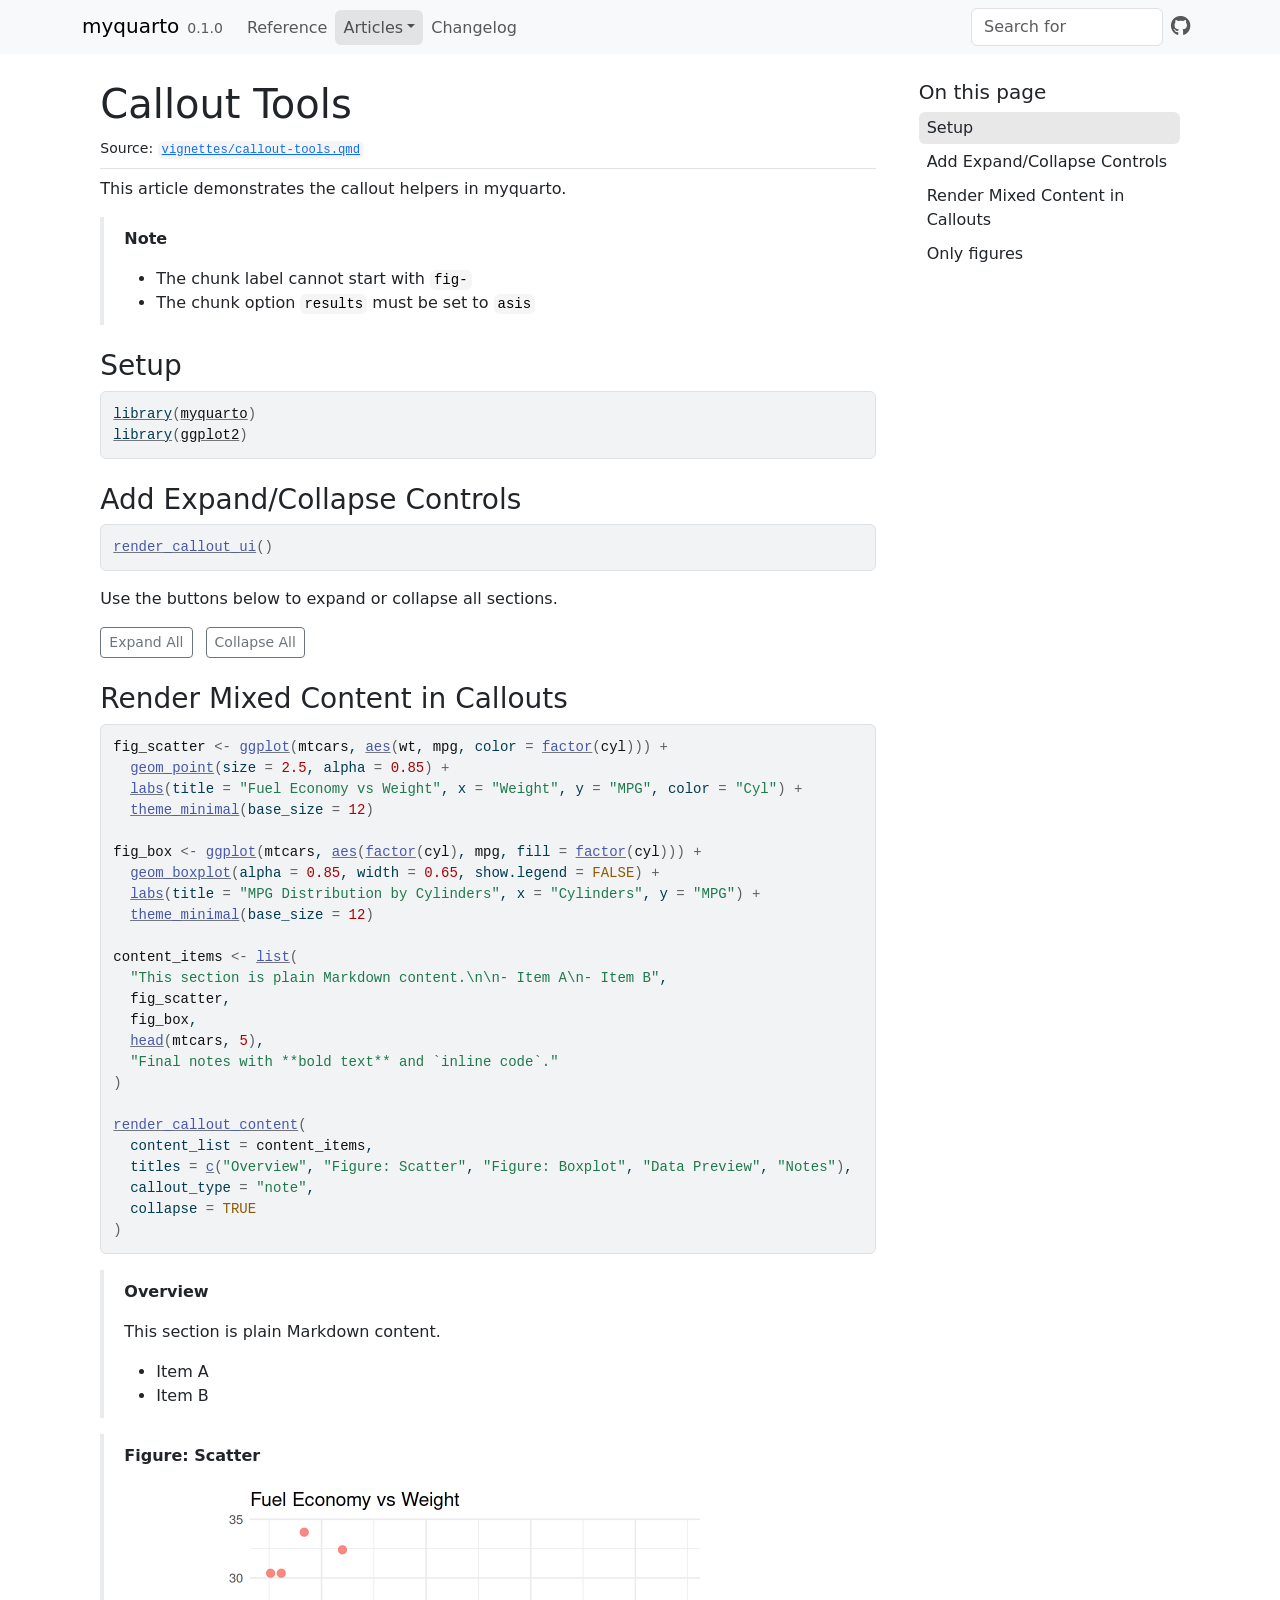
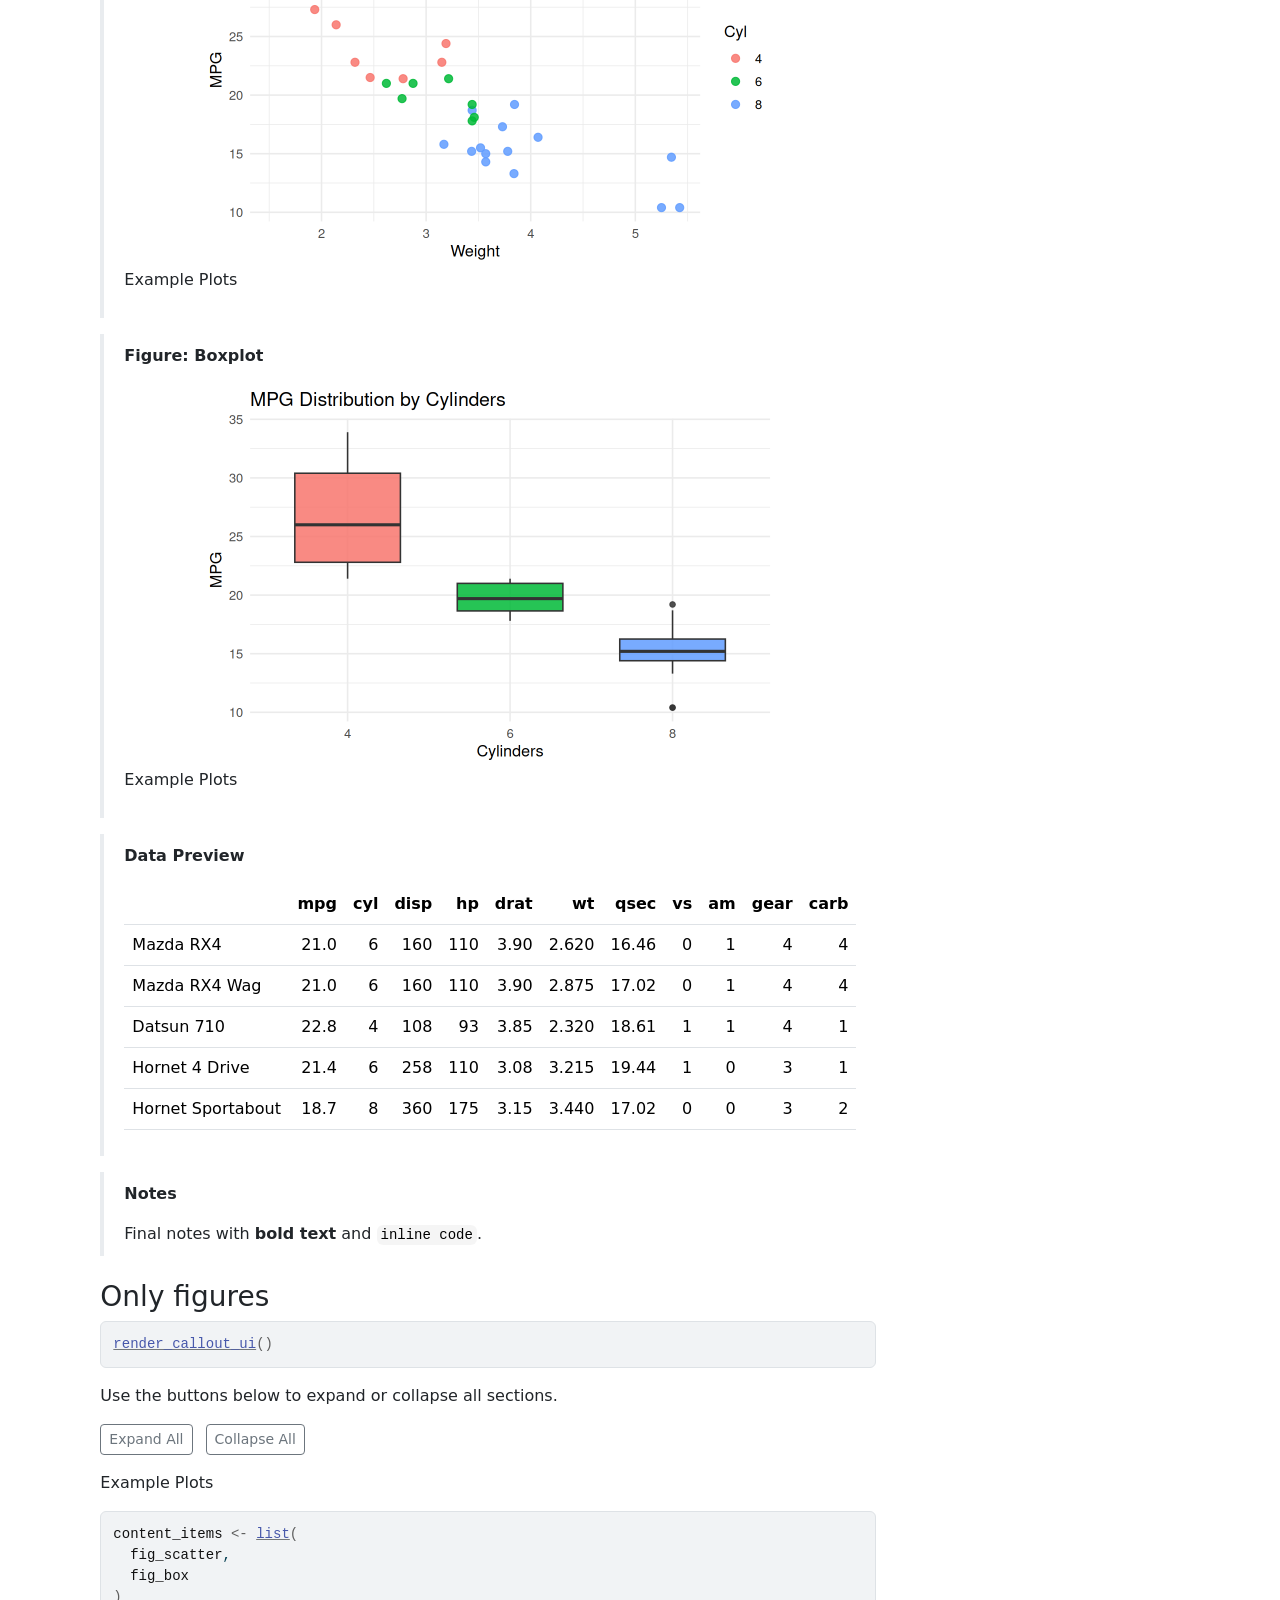
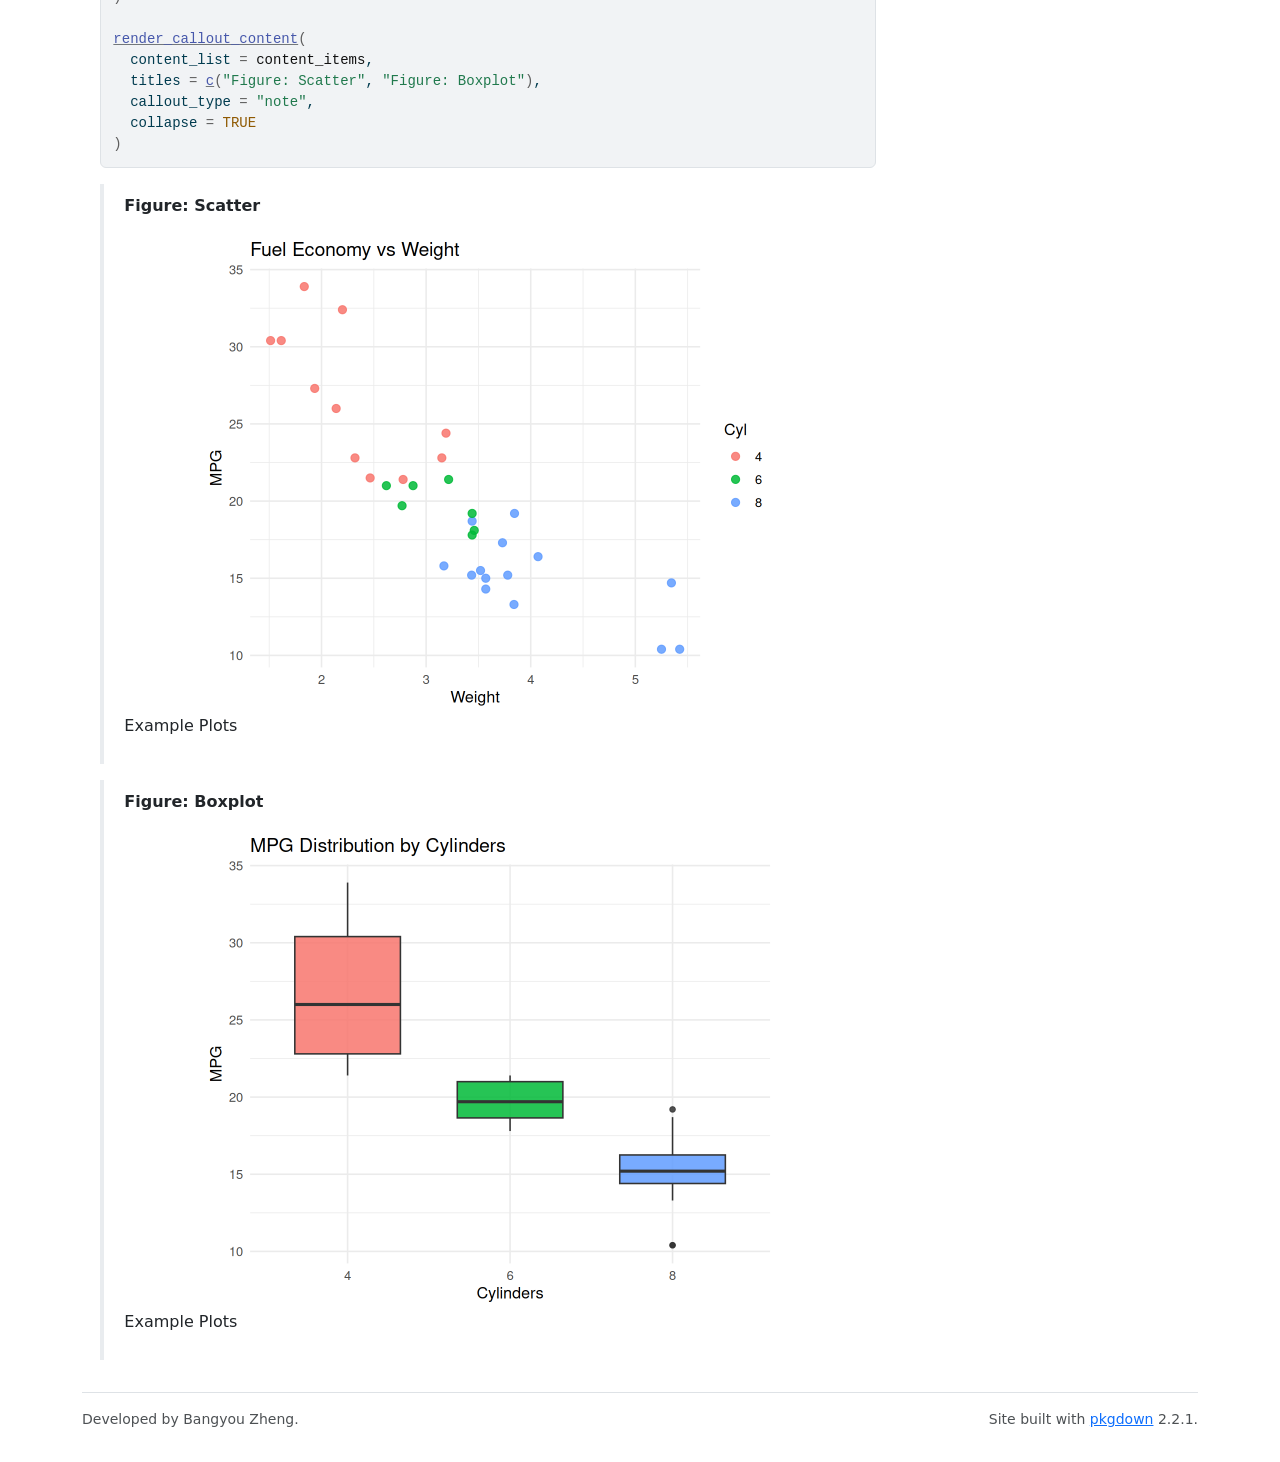
<file: articles/callout-tools.html>
<!DOCTYPE html>
<!-- Generated by pkgdown: do not edit by hand --><html lang="en">
<head>
<meta http-equiv="Content-Type" content="text/html; charset=UTF-8">
<meta charset="utf-8">
<meta http-equiv="X-UA-Compatible" content="IE=edge">
<meta name="viewport" content="width=device-width, initial-scale=1, shrink-to-fit=no">
<title>Callout Tools • myquarto</title>
<script src="../deps/jquery-3.6.0/jquery-3.6.0.min.js"></script><meta name="viewport" content="width=device-width, initial-scale=1, shrink-to-fit=no">
<link href="../deps/bootstrap-5.3.8/bootstrap.min.css" rel="stylesheet">
<script src="../deps/bootstrap-5.3.8/bootstrap.bundle.min.js"></script><link href="../deps/font-awesome-6.5.2/css/all.min.css" rel="stylesheet">
<link href="../deps/font-awesome-6.5.2/css/v4-shims.min.css" rel="stylesheet">
<script src="../deps/headroom-0.11.0/headroom.min.js"></script><script src="../deps/headroom-0.11.0/jQuery.headroom.min.js"></script><script src="../deps/bootstrap-toc-1.0.1/bootstrap-toc.min.js"></script><script src="../deps/clipboard.js-2.0.11/clipboard.min.js"></script><script src="../deps/search-1.0.0/autocomplete.jquery.min.js"></script><script src="../deps/search-1.0.0/fuse.min.js"></script><script src="../deps/search-1.0.0/mark.min.js"></script><script src="callout-tools_files/libs/quarto-html/popper.min.js"></script><script src="callout-tools_files/libs/quarto-html/tippy.umd.min.js"></script><link href="callout-tools_files/libs/quarto-html/tippy.css" rel="stylesheet">
<link href="callout-tools_files/libs/quarto-html/light-border.css" rel="stylesheet">
<link href="callout-tools_files/libs/myquarto-1.0/callout.css" rel="stylesheet">
<script src="callout-tools_files/libs/myquarto-1.0/callout.js"></script><!-- pkgdown --><script src="../pkgdown.js"></script><meta property="og:title" content="Callout Tools">
<!-- Google tag (gtag.js) --><script async src="https://www.googletagmanager.com/gtag/js?id=G-4HPNYGL5FT"></script><script>
  window.dataLayer = window.dataLayer || [];
  function gtag(){dataLayer.push(arguments);}
  gtag('js', new Date());

  gtag('config', 'G-4HPNYGL5FT');
</script>
</head>
<body>
    <a href="#main" class="visually-hidden-focusable">Skip to contents</a>


    <nav class="navbar navbar-expand-lg fixed-top bg-light" data-bs-theme="light" aria-label="Site navigation"><div class="container">

    <a class="navbar-brand me-2" href="../index.html">myquarto</a>

    <small class="nav-text text-muted me-auto" data-bs-toggle="tooltip" data-bs-placement="bottom" title="">0.1.0</small>


    <button class="navbar-toggler" type="button" data-bs-toggle="collapse" data-bs-target="#navbar" aria-controls="navbar" aria-expanded="false" aria-label="Toggle navigation">
      <span class="navbar-toggler-icon"></span>
    </button>

    <div id="navbar" class="collapse navbar-collapse ms-3">
      <ul class="navbar-nav me-auto">
<li class="nav-item"><a class="nav-link" href="../reference/index.html">Reference</a></li>
<li class="active nav-item dropdown">
  <button class="nav-link dropdown-toggle" type="button" id="dropdown-articles" data-bs-toggle="dropdown" aria-expanded="false" aria-haspopup="true">Articles</button>
  <ul class="dropdown-menu" aria-labelledby="dropdown-articles">
<li><a class="dropdown-item" href="../articles/callout-tools.html">Callout Tools</a></li>
  </ul>
</li>
<li class="nav-item"><a class="nav-link" href="../news/index.html">Changelog</a></li>
      </ul>
<ul class="navbar-nav">
<li class="nav-item"><form class="form-inline" role="search">
 <input class="form-control" type="search" name="search-input" id="search-input" autocomplete="off" aria-label="Search site" placeholder="Search for" data-search-index="../search.json">
</form></li>
<li class="nav-item"><a class="external-link nav-link" href="https://github.com/byzheng/myquarto/" aria-label="GitHub"><span class="fa fab fa-github fa-lg"></span></a></li>
      </ul>
</div>


  </div>
</nav><div class="container template-quarto">
<div class="row">
  <main id="main" class="col-md-9"><div class="page-header">

      <h1>Callout Tools</h1>




      <small class="dont-index">Source: <a href="https://github.com/byzheng/myquarto/blob/main/vignettes/callout-tools.qmd" class="external-link"><code>vignettes/callout-tools.qmd</code></a></small>
      <div class="d-none name"><code></code></div>
    </div>






    <p>This article demonstrates the callout helpers in myquarto.</p>
<div>
<blockquote>
<p><strong>Note</strong></p>
<ul>
<li>The chunk label cannot start with <code>fig-</code>
</li>
<li>The chunk option <code>results</code> must be set to <code>asis</code>
</li>
</ul>
</blockquote>
</div>
<section class="level2"><h2 id="setup">Setup<a class="anchor" aria-label="anchor" href="#setup"></a>
</h2>
<div class="cell">
<div class="sourceCode cell-code" id="cb1"><pre class="downlit sourceCode r">
<code class="sourceCode R"><span><span class="kw"><a href="https://rdrr.io/r/base/library.html" class="external-link">library</a></span><span class="op">(</span><span class="va"><a href="https://myquarto.bangyou.me/">myquarto</a></span><span class="op">)</span></span>
<span><span class="kw"><a href="https://rdrr.io/r/base/library.html" class="external-link">library</a></span><span class="op">(</span><span class="va"><a href="https://ggplot2.tidyverse.org" class="external-link">ggplot2</a></span><span class="op">)</span></span></code></pre></div>
</div>
</section><section class="level2"><h2 id="add-expandcollapse-controls">Add Expand/Collapse Controls<a class="anchor" aria-label="anchor" href="#add-expandcollapse-controls"></a>
</h2>
<div class="sourceCode cell-code" id="cb2"><pre class="downlit sourceCode r">
<code class="sourceCode R"><span><span class="fu"><a href="../reference/render_callout_ui.html">render_callout_ui</a></span><span class="op">(</span><span class="op">)</span></span></code></pre></div>
<p>Use the buttons below to expand or collapse all sections.</p>
<div class="mb-3">
  <button class="btn btn-sm btn-outline-secondary me-2" onclick="expandAllCallouts()">Expand All</button>
  <button class="btn btn-sm btn-outline-secondary" onclick="collapseAllCallouts()">Collapse All</button>
</div>
</section><section class="level2"><h2 id="render-mixed-content-in-callouts">Render Mixed Content in Callouts<a class="anchor" aria-label="anchor" href="#render-mixed-content-in-callouts"></a>
</h2>
<div class="sourceCode cell-code" id="cb3"><pre class="downlit sourceCode r">
<code class="sourceCode R"><span><span class="va">fig_scatter</span> <span class="op">&lt;-</span> <span class="fu"><a href="https://ggplot2.tidyverse.org/reference/ggplot.html" class="external-link">ggplot</a></span><span class="op">(</span><span class="va">mtcars</span>, <span class="fu"><a href="https://ggplot2.tidyverse.org/reference/aes.html" class="external-link">aes</a></span><span class="op">(</span><span class="va">wt</span>, <span class="va">mpg</span>, color <span class="op">=</span> <span class="fu"><a href="https://rdrr.io/r/base/factor.html" class="external-link">factor</a></span><span class="op">(</span><span class="va">cyl</span><span class="op">)</span><span class="op">)</span><span class="op">)</span> <span class="op">+</span></span>
<span>  <span class="fu"><a href="https://ggplot2.tidyverse.org/reference/geom_point.html" class="external-link">geom_point</a></span><span class="op">(</span>size <span class="op">=</span> <span class="fl">2.5</span>, alpha <span class="op">=</span> <span class="fl">0.85</span><span class="op">)</span> <span class="op">+</span></span>
<span>  <span class="fu"><a href="https://ggplot2.tidyverse.org/reference/labs.html" class="external-link">labs</a></span><span class="op">(</span>title <span class="op">=</span> <span class="st">"Fuel Economy vs Weight"</span>, x <span class="op">=</span> <span class="st">"Weight"</span>, y <span class="op">=</span> <span class="st">"MPG"</span>, color <span class="op">=</span> <span class="st">"Cyl"</span><span class="op">)</span> <span class="op">+</span></span>
<span>  <span class="fu"><a href="https://ggplot2.tidyverse.org/reference/ggtheme.html" class="external-link">theme_minimal</a></span><span class="op">(</span>base_size <span class="op">=</span> <span class="fl">12</span><span class="op">)</span></span>
<span></span>
<span><span class="va">fig_box</span> <span class="op">&lt;-</span> <span class="fu"><a href="https://ggplot2.tidyverse.org/reference/ggplot.html" class="external-link">ggplot</a></span><span class="op">(</span><span class="va">mtcars</span>, <span class="fu"><a href="https://ggplot2.tidyverse.org/reference/aes.html" class="external-link">aes</a></span><span class="op">(</span><span class="fu"><a href="https://rdrr.io/r/base/factor.html" class="external-link">factor</a></span><span class="op">(</span><span class="va">cyl</span><span class="op">)</span>, <span class="va">mpg</span>, fill <span class="op">=</span> <span class="fu"><a href="https://rdrr.io/r/base/factor.html" class="external-link">factor</a></span><span class="op">(</span><span class="va">cyl</span><span class="op">)</span><span class="op">)</span><span class="op">)</span> <span class="op">+</span></span>
<span>  <span class="fu"><a href="https://ggplot2.tidyverse.org/reference/geom_boxplot.html" class="external-link">geom_boxplot</a></span><span class="op">(</span>alpha <span class="op">=</span> <span class="fl">0.85</span>, width <span class="op">=</span> <span class="fl">0.65</span>, show.legend <span class="op">=</span> <span class="cn">FALSE</span><span class="op">)</span> <span class="op">+</span></span>
<span>  <span class="fu"><a href="https://ggplot2.tidyverse.org/reference/labs.html" class="external-link">labs</a></span><span class="op">(</span>title <span class="op">=</span> <span class="st">"MPG Distribution by Cylinders"</span>, x <span class="op">=</span> <span class="st">"Cylinders"</span>, y <span class="op">=</span> <span class="st">"MPG"</span><span class="op">)</span> <span class="op">+</span></span>
<span>  <span class="fu"><a href="https://ggplot2.tidyverse.org/reference/ggtheme.html" class="external-link">theme_minimal</a></span><span class="op">(</span>base_size <span class="op">=</span> <span class="fl">12</span><span class="op">)</span></span>
<span></span>
<span><span class="va">content_items</span> <span class="op">&lt;-</span> <span class="fu"><a href="https://rdrr.io/r/base/list.html" class="external-link">list</a></span><span class="op">(</span></span>
<span>  <span class="st">"This section is plain Markdown content.\n\n- Item A\n- Item B"</span>,</span>
<span>  <span class="va">fig_scatter</span>,</span>
<span>  <span class="va">fig_box</span>,</span>
<span>  <span class="fu"><a href="https://rdrr.io/r/utils/head.html" class="external-link">head</a></span><span class="op">(</span><span class="va">mtcars</span>, <span class="fl">5</span><span class="op">)</span>,</span>
<span>  <span class="st">"Final notes with **bold text** and `inline code`."</span></span>
<span><span class="op">)</span></span>
<span></span>
<span><span class="fu"><a href="../reference/render_callout_content.html">render_callout_content</a></span><span class="op">(</span></span>
<span>  content_list <span class="op">=</span> <span class="va">content_items</span>,</span>
<span>  titles <span class="op">=</span> <span class="fu"><a href="https://rdrr.io/r/base/c.html" class="external-link">c</a></span><span class="op">(</span><span class="st">"Overview"</span>, <span class="st">"Figure: Scatter"</span>, <span class="st">"Figure: Boxplot"</span>, <span class="st">"Data Preview"</span>, <span class="st">"Notes"</span><span class="op">)</span>,</span>
<span>  callout_type <span class="op">=</span> <span class="st">"note"</span>,</span>
<span>  collapse <span class="op">=</span> <span class="cn">TRUE</span></span>
<span><span class="op">)</span></span></code></pre></div>
<div>
<blockquote>
<p><strong>Overview</strong></p>
<p>This section is plain Markdown content.</p>
<ul>
<li>Item A</li>
<li>Item B</li>
</ul>
</blockquote>
</div>
<div>
<blockquote>
<p><strong>Figure: Scatter</strong></p>
<div class="quarto-figure quarto-figure-center">
<figure><p><img src="callout-tools_files/figure-html/unnamed-chunk-3-1.png" width="576"></p>
<figcaption>Example Plots</figcaption></figure>
</div>
</blockquote>
</div>
<div>
<blockquote>
<p><strong>Figure: Boxplot</strong></p>
<div class="quarto-figure quarto-figure-center">
<figure><p><img src="callout-tools_files/figure-html/unnamed-chunk-3-2.png" width="576"></p>
<figcaption>Example Plots</figcaption></figure>
</div>
</blockquote>
</div>
<div>
<blockquote>
<p><strong>Data Preview</strong></p>
<table class="table caption-top" style="width:100%;">
<colgroup>
<col style="width: 26%">
<col style="width: 7%">
<col style="width: 5%">
<col style="width: 7%">
<col style="width: 5%">
<col style="width: 7%">
<col style="width: 8%">
<col style="width: 8%">
<col style="width: 4%">
<col style="width: 4%">
<col style="width: 7%">
<col style="width: 7%">
</colgroup>
<thead><tr class="header">
<th style="text-align: left;"></th>
<th style="text-align: right;">mpg</th>
<th style="text-align: right;">cyl</th>
<th style="text-align: right;">disp</th>
<th style="text-align: right;">hp</th>
<th style="text-align: right;">drat</th>
<th style="text-align: right;">wt</th>
<th style="text-align: right;">qsec</th>
<th style="text-align: right;">vs</th>
<th style="text-align: right;">am</th>
<th style="text-align: right;">gear</th>
<th style="text-align: right;">carb</th>
</tr></thead>
<tbody>
<tr class="odd">
<td style="text-align: left;">Mazda RX4</td>
<td style="text-align: right;">21.0</td>
<td style="text-align: right;">6</td>
<td style="text-align: right;">160</td>
<td style="text-align: right;">110</td>
<td style="text-align: right;">3.90</td>
<td style="text-align: right;">2.620</td>
<td style="text-align: right;">16.46</td>
<td style="text-align: right;">0</td>
<td style="text-align: right;">1</td>
<td style="text-align: right;">4</td>
<td style="text-align: right;">4</td>
</tr>
<tr class="even">
<td style="text-align: left;">Mazda RX4 Wag</td>
<td style="text-align: right;">21.0</td>
<td style="text-align: right;">6</td>
<td style="text-align: right;">160</td>
<td style="text-align: right;">110</td>
<td style="text-align: right;">3.90</td>
<td style="text-align: right;">2.875</td>
<td style="text-align: right;">17.02</td>
<td style="text-align: right;">0</td>
<td style="text-align: right;">1</td>
<td style="text-align: right;">4</td>
<td style="text-align: right;">4</td>
</tr>
<tr class="odd">
<td style="text-align: left;">Datsun 710</td>
<td style="text-align: right;">22.8</td>
<td style="text-align: right;">4</td>
<td style="text-align: right;">108</td>
<td style="text-align: right;">93</td>
<td style="text-align: right;">3.85</td>
<td style="text-align: right;">2.320</td>
<td style="text-align: right;">18.61</td>
<td style="text-align: right;">1</td>
<td style="text-align: right;">1</td>
<td style="text-align: right;">4</td>
<td style="text-align: right;">1</td>
</tr>
<tr class="even">
<td style="text-align: left;">Hornet 4 Drive</td>
<td style="text-align: right;">21.4</td>
<td style="text-align: right;">6</td>
<td style="text-align: right;">258</td>
<td style="text-align: right;">110</td>
<td style="text-align: right;">3.08</td>
<td style="text-align: right;">3.215</td>
<td style="text-align: right;">19.44</td>
<td style="text-align: right;">1</td>
<td style="text-align: right;">0</td>
<td style="text-align: right;">3</td>
<td style="text-align: right;">1</td>
</tr>
<tr class="odd">
<td style="text-align: left;">Hornet Sportabout</td>
<td style="text-align: right;">18.7</td>
<td style="text-align: right;">8</td>
<td style="text-align: right;">360</td>
<td style="text-align: right;">175</td>
<td style="text-align: right;">3.15</td>
<td style="text-align: right;">3.440</td>
<td style="text-align: right;">17.02</td>
<td style="text-align: right;">0</td>
<td style="text-align: right;">0</td>
<td style="text-align: right;">3</td>
<td style="text-align: right;">2</td>
</tr>
</tbody>
</table>
</blockquote>
</div>
<div>
<blockquote>
<p><strong>Notes</strong></p>
<p>Final notes with <strong>bold text</strong> and <code>inline code</code>.</p>
</blockquote>
</div>
</section><section class="level2"><h2 id="only-figures">Only figures<a class="anchor" aria-label="anchor" href="#only-figures"></a>
</h2>
<div class="sourceCode cell-code" id="cb4"><pre class="downlit sourceCode r">
<code class="sourceCode R"><span><span class="fu"><a href="../reference/render_callout_ui.html">render_callout_ui</a></span><span class="op">(</span><span class="op">)</span></span></code></pre></div>
<p>
Use the buttons below to expand or collapse all sections.
</p>
<div class="mb-3">
<p><button class="btn btn-sm btn-outline-secondary me-2" onclick="expandAllCallouts()">Expand All</button> <button class="btn btn-sm btn-outline-secondary" onclick="collapseAllCallouts()">Collapse All</button></p>
</div>
<p>Example Plots</p>
<div class="sourceCode cell-code" id="cb5"><pre class="downlit sourceCode r">
<code class="sourceCode R"><span><span class="va">content_items</span> <span class="op">&lt;-</span> <span class="fu"><a href="https://rdrr.io/r/base/list.html" class="external-link">list</a></span><span class="op">(</span></span>
<span>  <span class="va">fig_scatter</span>,</span>
<span>  <span class="va">fig_box</span></span>
<span><span class="op">)</span></span>
<span></span>
<span><span class="fu"><a href="../reference/render_callout_content.html">render_callout_content</a></span><span class="op">(</span></span>
<span>  content_list <span class="op">=</span> <span class="va">content_items</span>,</span>
<span>  titles <span class="op">=</span> <span class="fu"><a href="https://rdrr.io/r/base/c.html" class="external-link">c</a></span><span class="op">(</span><span class="st">"Figure: Scatter"</span>, <span class="st">"Figure: Boxplot"</span><span class="op">)</span>,</span>
<span>  callout_type <span class="op">=</span> <span class="st">"note"</span>,</span>
<span>  collapse <span class="op">=</span> <span class="cn">TRUE</span></span>
<span><span class="op">)</span></span></code></pre></div>
<div>
<blockquote>
<p><strong>Figure: Scatter</strong></p>
<div class="quarto-figure quarto-figure-center">
<figure><p><img src="callout-tools_files/figure-html/unnamed-chunk-4-1.png" width="576"></p>
<figcaption>Example Plots</figcaption></figure>
</div>
</blockquote>
</div>
<div>
<blockquote>
<p><strong>Figure: Boxplot</strong></p>
<div class="quarto-figure quarto-figure-center">
<figure><p><img src="callout-tools_files/figure-html/unnamed-chunk-4-2.png" width="576"></p>
<figcaption>Example Plots</figcaption></figure>
</div>
</blockquote>
</div>
</section><script id="quarto-html-after-body" type="application/javascript">
  window.document.addEventListener("DOMContentLoaded", function (event) {
      var localhostRegex = new RegExp(/^(?:http|https):\/\/localhost\:?[0-9]*\//);
      var mailtoRegex = new RegExp(/^mailto:/);
        var filterRegex = new RegExp('/' + window.location.host + '/');
      var isInternal = (href) => {
          return filterRegex.test(href) || localhostRegex.test(href) || mailtoRegex.test(href);
      }
      // Inspect non-navigation links and adorn them if external
     var links = window.document.querySelectorAll('a[href]:not(.nav-link):not(.navbar-brand):not(.toc-action):not(.sidebar-link):not(.sidebar-item-toggle):not(.pagination-link):not(.no-external):not([aria-hidden]):not(.dropdown-item):not(.quarto-navigation-tool):not(.about-link)');
      for (var i=0; i<links.length; i++) {
        const link = links[i];
        if (!isInternal(link.href)) {
          // undo the damage that might have been done by quarto-nav.js in the case of
          // links that we want to consider external
          if (link.dataset.originalHref !== undefined) {
            link.href = link.dataset.originalHref;
          }
        }
      }
    function tippyHover(el, contentFn, onTriggerFn, onUntriggerFn) {
      const config = {
        allowHTML: true,
        maxWidth: 500,
        delay: 100,
        arrow: false,
        appendTo: function(el) {
            return el.parentElement;
        },
        interactive: true,
        interactiveBorder: 10,
        theme: 'light-border',
        placement: 'bottom-start',
      };
      if (contentFn) {
        config.content = contentFn;
      }
      if (onTriggerFn) {
        config.onTrigger = onTriggerFn;
      }
      if (onUntriggerFn) {
        config.onUntrigger = onUntriggerFn;
      }
      window.tippy(el, config);
    }
    const findCites = (el) => {
      const parentEl = el.parentElement;
      if (parentEl) {
        const cites = parentEl.dataset.cites;
        if (cites) {
          return {
            el,
            cites: cites.split(' ')
          };
        } else {
          return findCites(el.parentElement)
        }
      } else {
        return undefined;
      }
    };
    var bibliorefs = window.document.querySelectorAll('a[role="doc-biblioref"]');
    for (var i=0; i<bibliorefs.length; i++) {
      const ref = bibliorefs[i];
      const citeInfo = findCites(ref);
      if (citeInfo) {
        tippyHover(citeInfo.el, function() {
          var popup = window.document.createElement('div');
          citeInfo.cites.forEach(function(cite) {
            var citeDiv = window.document.createElement('div');
            citeDiv.classList.add('hanging-indent');
            citeDiv.classList.add('csl-entry');
            var biblioDiv = window.document.getElementById('ref-' + cite);
            if (biblioDiv) {
              citeDiv.innerHTML = biblioDiv.innerHTML;
            }
            popup.appendChild(citeDiv);
          });
          return popup.innerHTML;
        });
      }
    }
  });
  </script></main><aside class="col-md-3"><nav id="toc" aria-label="Table of contents"><h2>On this page</h2>
    </nav></aside>
</div>


    <footer><div class="pkgdown-footer-left">
  <p>Developed by Bangyou Zheng.</p>
</div>

<div class="pkgdown-footer-right">
  <p>Site built with <a href="https://pkgdown.r-lib.org/" class="external-link">pkgdown</a> 2.2.1.</p>
</div>

    </footer>
</div>





  </body>
</html>
</file>
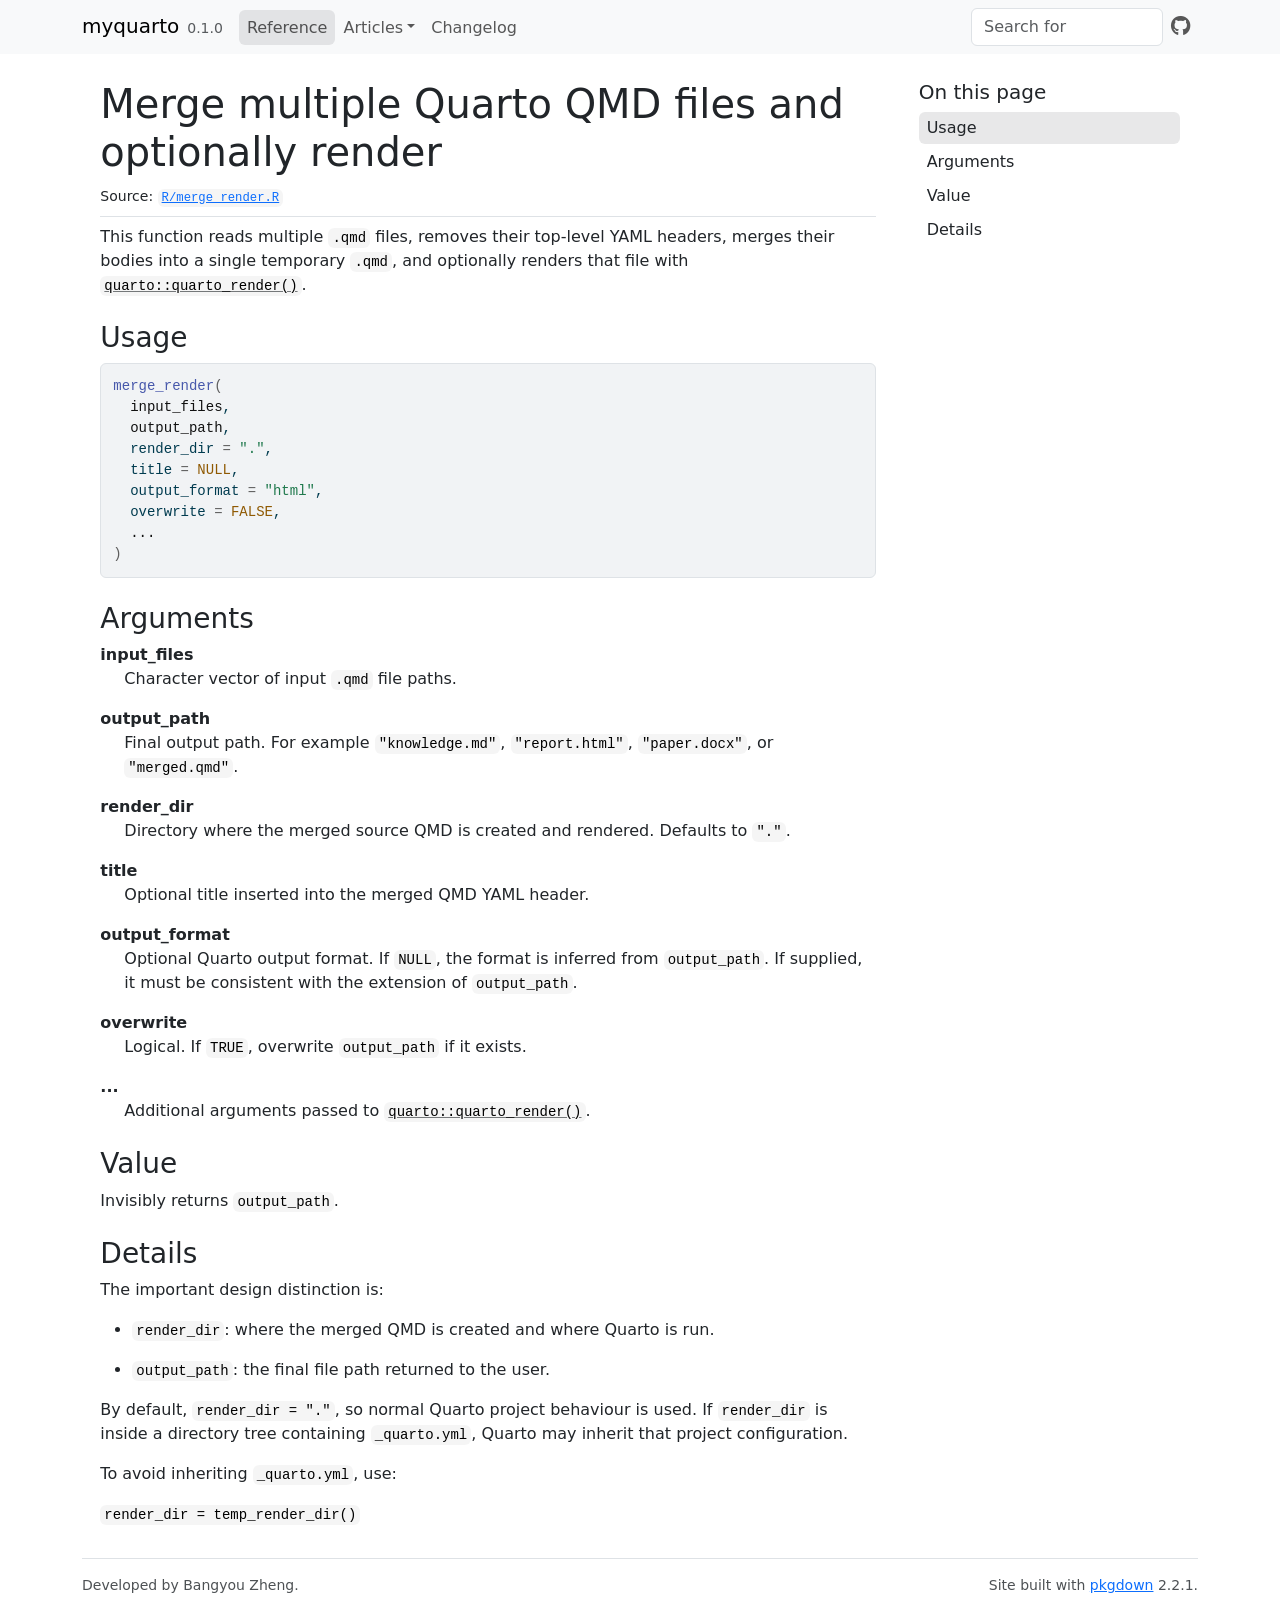
<file: reference/merge_render.html>
<!DOCTYPE html>
<!-- Generated by pkgdown: do not edit by hand --><html lang="en"><head><meta http-equiv="Content-Type" content="text/html; charset=UTF-8"><meta charset="utf-8"><meta http-equiv="X-UA-Compatible" content="IE=edge"><meta name="viewport" content="width=device-width, initial-scale=1, shrink-to-fit=no"><title>Merge multiple Quarto QMD files and optionally render — merge_render • myquarto</title><script src="../deps/jquery-3.6.0/jquery-3.6.0.min.js"></script><meta name="viewport" content="width=device-width, initial-scale=1, shrink-to-fit=no"><link href="../deps/bootstrap-5.3.8/bootstrap.min.css" rel="stylesheet"><script src="../deps/bootstrap-5.3.8/bootstrap.bundle.min.js"></script><link href="../deps/font-awesome-6.5.2/css/all.min.css" rel="stylesheet"><link href="../deps/font-awesome-6.5.2/css/v4-shims.min.css" rel="stylesheet"><script src="../deps/headroom-0.11.0/headroom.min.js"></script><script src="../deps/headroom-0.11.0/jQuery.headroom.min.js"></script><script src="../deps/bootstrap-toc-1.0.1/bootstrap-toc.min.js"></script><script src="../deps/clipboard.js-2.0.11/clipboard.min.js"></script><script src="../deps/search-1.0.0/autocomplete.jquery.min.js"></script><script src="../deps/search-1.0.0/fuse.min.js"></script><script src="../deps/search-1.0.0/mark.min.js"></script><!-- pkgdown --><script src="../pkgdown.js"></script><meta property="og:title" content="Merge multiple Quarto QMD files and optionally render — merge_render"><meta name="description" content="This function reads multiple .qmd files, removes their top-level YAML
headers, merges their bodies into a single temporary .qmd, and optionally
renders that file with quarto::quarto_render()."><meta property="og:description" content="This function reads multiple .qmd files, removes their top-level YAML
headers, merges their bodies into a single temporary .qmd, and optionally
renders that file with quarto::quarto_render()."><!-- Google tag (gtag.js) --><script async src="https://www.googletagmanager.com/gtag/js?id=G-4HPNYGL5FT"></script><script>
  window.dataLayer = window.dataLayer || [];
  function gtag(){dataLayer.push(arguments);}
  gtag('js', new Date());

  gtag('config', 'G-4HPNYGL5FT');
</script></head><body>
    <a href="#main" class="visually-hidden-focusable">Skip to contents</a>


    <nav class="navbar navbar-expand-lg fixed-top bg-light" data-bs-theme="light" aria-label="Site navigation"><div class="container">

    <a class="navbar-brand me-2" href="../index.html">myquarto</a>

    <small class="nav-text text-muted me-auto" data-bs-toggle="tooltip" data-bs-placement="bottom" title="">0.1.0</small>


    <button class="navbar-toggler" type="button" data-bs-toggle="collapse" data-bs-target="#navbar" aria-controls="navbar" aria-expanded="false" aria-label="Toggle navigation">
      <span class="navbar-toggler-icon"></span>
    </button>

    <div id="navbar" class="collapse navbar-collapse ms-3">
      <ul class="navbar-nav me-auto"><li class="active nav-item"><a class="nav-link" href="../reference/index.html">Reference</a></li>
<li class="nav-item dropdown">
  <button class="nav-link dropdown-toggle" type="button" id="dropdown-articles" data-bs-toggle="dropdown" aria-expanded="false" aria-haspopup="true">Articles</button>
  <ul class="dropdown-menu" aria-labelledby="dropdown-articles"><li><a class="dropdown-item" href="../articles/callout-tools.html">Callout Tools</a></li>
  </ul></li>
<li class="nav-item"><a class="nav-link" href="../news/index.html">Changelog</a></li>
      </ul><ul class="navbar-nav"><li class="nav-item"><form class="form-inline" role="search">
 <input class="form-control" type="search" name="search-input" id="search-input" autocomplete="off" aria-label="Search site" placeholder="Search for" data-search-index="../search.json"></form></li>
<li class="nav-item"><a class="external-link nav-link" href="https://github.com/byzheng/myquarto/" aria-label="GitHub"><span class="fa fab fa-github fa-lg"></span></a></li>
      </ul></div>


  </div>
</nav><div class="container template-reference-topic">
<div class="row">
  <main id="main" class="col-md-9"><div class="page-header">

      <h1>Merge multiple Quarto QMD files and optionally render</h1>
      <small class="dont-index">Source: <a href="https://github.com/byzheng/myquarto/blob/main/R/merge_render.R" class="external-link"><code>R/merge_render.R</code></a></small>
      <div class="d-none name"><code>merge_render.Rd</code></div>
    </div>

    <div class="ref-description section level2">
    <p>This function reads multiple <code>.qmd</code> files, removes their top-level YAML
headers, merges their bodies into a single temporary <code>.qmd</code>, and optionally
renders that file with <code><a href="https://quarto-dev.github.io/quarto-r/reference/quarto_render.html" class="external-link">quarto::quarto_render()</a></code>.</p>
    </div>

    <div class="section level2">
    <h2 id="ref-usage">Usage<a class="anchor" aria-label="anchor" href="#ref-usage"></a></h2>
    <div class="sourceCode"><pre class="sourceCode r"><code><span><span class="fu">merge_render</span><span class="op">(</span></span>
<span>  <span class="va">input_files</span>,</span>
<span>  <span class="va">output_path</span>,</span>
<span>  render_dir <span class="op">=</span> <span class="st">"."</span>,</span>
<span>  title <span class="op">=</span> <span class="cn">NULL</span>,</span>
<span>  output_format <span class="op">=</span> <span class="st">"html"</span>,</span>
<span>  overwrite <span class="op">=</span> <span class="cn">FALSE</span>,</span>
<span>  <span class="va">...</span></span>
<span><span class="op">)</span></span></code></pre></div>
    </div>

    <div class="section level2">
    <h2 id="arguments">Arguments<a class="anchor" aria-label="anchor" href="#arguments"></a></h2>


<dl><dt id="arg-input-files">input_files<a class="anchor" aria-label="anchor" href="#arg-input-files"></a></dt>
<dd><p>Character vector of input <code>.qmd</code> file paths.</p></dd>


<dt id="arg-output-path">output_path<a class="anchor" aria-label="anchor" href="#arg-output-path"></a></dt>
<dd><p>Final output path. For example <code>"knowledge.md"</code>,
<code>"report.html"</code>, <code>"paper.docx"</code>, or <code>"merged.qmd"</code>.</p></dd>


<dt id="arg-render-dir">render_dir<a class="anchor" aria-label="anchor" href="#arg-render-dir"></a></dt>
<dd><p>Directory where the merged source QMD is created and
rendered. Defaults to <code>"."</code>.</p></dd>


<dt id="arg-title">title<a class="anchor" aria-label="anchor" href="#arg-title"></a></dt>
<dd><p>Optional title inserted into the merged QMD YAML header.</p></dd>


<dt id="arg-output-format">output_format<a class="anchor" aria-label="anchor" href="#arg-output-format"></a></dt>
<dd><p>Optional Quarto output format. If <code>NULL</code>, the format
is inferred from <code>output_path</code>. If supplied, it must be consistent with
the extension of <code>output_path</code>.</p></dd>


<dt id="arg-overwrite">overwrite<a class="anchor" aria-label="anchor" href="#arg-overwrite"></a></dt>
<dd><p>Logical. If <code>TRUE</code>, overwrite <code>output_path</code> if it exists.</p></dd>


<dt id="arg--">...<a class="anchor" aria-label="anchor" href="#arg--"></a></dt>
<dd><p>Additional arguments passed to <code><a href="https://quarto-dev.github.io/quarto-r/reference/quarto_render.html" class="external-link">quarto::quarto_render()</a></code>.</p></dd>

</dl></div>
    <div class="section level2">
    <h2 id="value">Value<a class="anchor" aria-label="anchor" href="#value"></a></h2>
    <p>Invisibly returns <code>output_path</code>.</p>
    </div>
    <div class="section level2">
    <h2 id="details">Details<a class="anchor" aria-label="anchor" href="#details"></a></h2>
    <p>The important design distinction is:</p><ul><li><p><code>render_dir</code>: where the merged QMD is created and where Quarto is run.</p></li>
<li><p><code>output_path</code>: the final file path returned to the user.</p></li>
</ul><p>By default, <code>render_dir = "."</code>, so normal Quarto project behaviour is used.
If <code>render_dir</code> is inside a directory tree containing <code>_quarto.yml</code>, Quarto
may inherit that project configuration.</p>
<p>To avoid inheriting <code>_quarto.yml</code>, use:</p>
<p><code>render_dir = temp_render_dir()</code></p>
    </div>

  </main><aside class="col-md-3"><nav id="toc" aria-label="Table of contents"><h2>On this page</h2>
    </nav></aside></div>


    <footer><div class="pkgdown-footer-left">
  <p>Developed by Bangyou Zheng.</p>
</div>

<div class="pkgdown-footer-right">
  <p>Site built with <a href="https://pkgdown.r-lib.org/" class="external-link">pkgdown</a> 2.2.1.</p>
</div>

    </footer></div>





  </body></html>
</file>
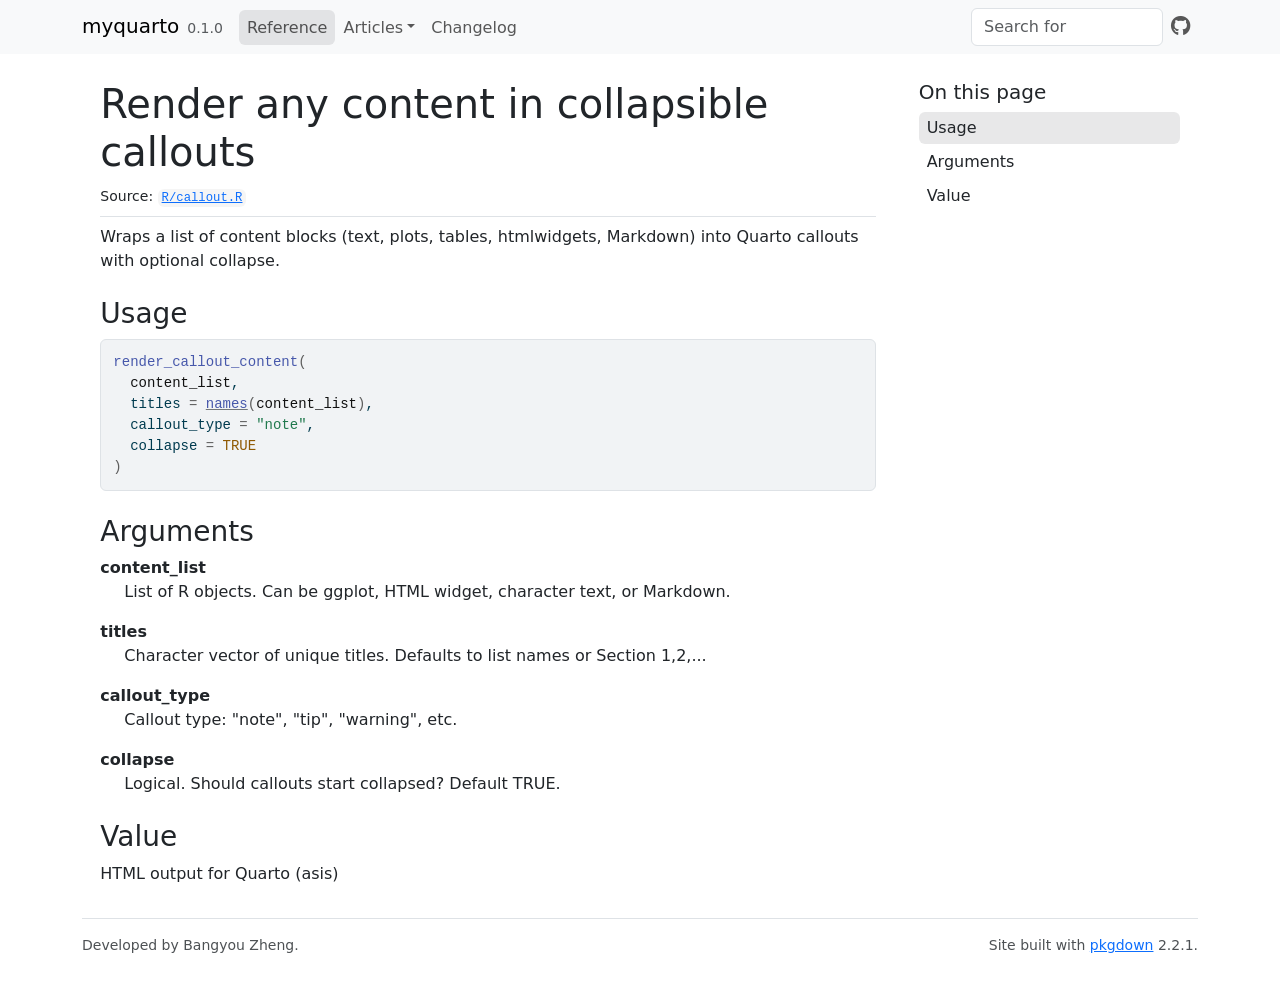
<file: reference/render_callout_content.html>
<!DOCTYPE html>
<!-- Generated by pkgdown: do not edit by hand --><html lang="en"><head><meta http-equiv="Content-Type" content="text/html; charset=UTF-8"><meta charset="utf-8"><meta http-equiv="X-UA-Compatible" content="IE=edge"><meta name="viewport" content="width=device-width, initial-scale=1, shrink-to-fit=no"><title>Render any content in collapsible callouts — render_callout_content • myquarto</title><script src="../deps/jquery-3.6.0/jquery-3.6.0.min.js"></script><meta name="viewport" content="width=device-width, initial-scale=1, shrink-to-fit=no"><link href="../deps/bootstrap-5.3.8/bootstrap.min.css" rel="stylesheet"><script src="../deps/bootstrap-5.3.8/bootstrap.bundle.min.js"></script><link href="../deps/font-awesome-6.5.2/css/all.min.css" rel="stylesheet"><link href="../deps/font-awesome-6.5.2/css/v4-shims.min.css" rel="stylesheet"><script src="../deps/headroom-0.11.0/headroom.min.js"></script><script src="../deps/headroom-0.11.0/jQuery.headroom.min.js"></script><script src="../deps/bootstrap-toc-1.0.1/bootstrap-toc.min.js"></script><script src="../deps/clipboard.js-2.0.11/clipboard.min.js"></script><script src="../deps/search-1.0.0/autocomplete.jquery.min.js"></script><script src="../deps/search-1.0.0/fuse.min.js"></script><script src="../deps/search-1.0.0/mark.min.js"></script><!-- pkgdown --><script src="../pkgdown.js"></script><meta property="og:title" content="Render any content in collapsible callouts — render_callout_content"><meta name="description" content="Wraps a list of content blocks (text, plots, tables, htmlwidgets, Markdown)
into Quarto callouts with optional collapse."><meta property="og:description" content="Wraps a list of content blocks (text, plots, tables, htmlwidgets, Markdown)
into Quarto callouts with optional collapse."><!-- Google tag (gtag.js) --><script async src="https://www.googletagmanager.com/gtag/js?id=G-4HPNYGL5FT"></script><script>
  window.dataLayer = window.dataLayer || [];
  function gtag(){dataLayer.push(arguments);}
  gtag('js', new Date());

  gtag('config', 'G-4HPNYGL5FT');
</script></head><body>
    <a href="#main" class="visually-hidden-focusable">Skip to contents</a>


    <nav class="navbar navbar-expand-lg fixed-top bg-light" data-bs-theme="light" aria-label="Site navigation"><div class="container">

    <a class="navbar-brand me-2" href="../index.html">myquarto</a>

    <small class="nav-text text-muted me-auto" data-bs-toggle="tooltip" data-bs-placement="bottom" title="">0.1.0</small>


    <button class="navbar-toggler" type="button" data-bs-toggle="collapse" data-bs-target="#navbar" aria-controls="navbar" aria-expanded="false" aria-label="Toggle navigation">
      <span class="navbar-toggler-icon"></span>
    </button>

    <div id="navbar" class="collapse navbar-collapse ms-3">
      <ul class="navbar-nav me-auto"><li class="active nav-item"><a class="nav-link" href="../reference/index.html">Reference</a></li>
<li class="nav-item dropdown">
  <button class="nav-link dropdown-toggle" type="button" id="dropdown-articles" data-bs-toggle="dropdown" aria-expanded="false" aria-haspopup="true">Articles</button>
  <ul class="dropdown-menu" aria-labelledby="dropdown-articles"><li><a class="dropdown-item" href="../articles/callout-tools.html">Callout Tools</a></li>
  </ul></li>
<li class="nav-item"><a class="nav-link" href="../news/index.html">Changelog</a></li>
      </ul><ul class="navbar-nav"><li class="nav-item"><form class="form-inline" role="search">
 <input class="form-control" type="search" name="search-input" id="search-input" autocomplete="off" aria-label="Search site" placeholder="Search for" data-search-index="../search.json"></form></li>
<li class="nav-item"><a class="external-link nav-link" href="https://github.com/byzheng/myquarto/" aria-label="GitHub"><span class="fa fab fa-github fa-lg"></span></a></li>
      </ul></div>


  </div>
</nav><div class="container template-reference-topic">
<div class="row">
  <main id="main" class="col-md-9"><div class="page-header">

      <h1>Render any content in collapsible callouts</h1>
      <small class="dont-index">Source: <a href="https://github.com/byzheng/myquarto/blob/main/R/callout.R" class="external-link"><code>R/callout.R</code></a></small>
      <div class="d-none name"><code>render_callout_content.Rd</code></div>
    </div>

    <div class="ref-description section level2">
    <p>Wraps a list of content blocks (text, plots, tables, htmlwidgets, Markdown)
into Quarto callouts with optional collapse.</p>
    </div>

    <div class="section level2">
    <h2 id="ref-usage">Usage<a class="anchor" aria-label="anchor" href="#ref-usage"></a></h2>
    <div class="sourceCode"><pre class="sourceCode r"><code><span><span class="fu">render_callout_content</span><span class="op">(</span></span>
<span>  <span class="va">content_list</span>,</span>
<span>  titles <span class="op">=</span> <span class="fu"><a href="https://rdrr.io/r/base/names.html" class="external-link">names</a></span><span class="op">(</span><span class="va">content_list</span><span class="op">)</span>,</span>
<span>  callout_type <span class="op">=</span> <span class="st">"note"</span>,</span>
<span>  collapse <span class="op">=</span> <span class="cn">TRUE</span></span>
<span><span class="op">)</span></span></code></pre></div>
    </div>

    <div class="section level2">
    <h2 id="arguments">Arguments<a class="anchor" aria-label="anchor" href="#arguments"></a></h2>


<dl><dt id="arg-content-list">content_list<a class="anchor" aria-label="anchor" href="#arg-content-list"></a></dt>
<dd><p>List of R objects. Can be ggplot, HTML widget, character text, or Markdown.</p></dd>


<dt id="arg-titles">titles<a class="anchor" aria-label="anchor" href="#arg-titles"></a></dt>
<dd><p>Character vector of unique titles. Defaults to list names or Section 1,2,...</p></dd>


<dt id="arg-callout-type">callout_type<a class="anchor" aria-label="anchor" href="#arg-callout-type"></a></dt>
<dd><p>Callout type: "note", "tip", "warning", etc.</p></dd>


<dt id="arg-collapse">collapse<a class="anchor" aria-label="anchor" href="#arg-collapse"></a></dt>
<dd><p>Logical. Should callouts start collapsed? Default TRUE.</p></dd>

</dl></div>
    <div class="section level2">
    <h2 id="value">Value<a class="anchor" aria-label="anchor" href="#value"></a></h2>
    <p>HTML output for Quarto (asis)</p>
    </div>

  </main><aside class="col-md-3"><nav id="toc" aria-label="Table of contents"><h2>On this page</h2>
    </nav></aside></div>


    <footer><div class="pkgdown-footer-left">
  <p>Developed by Bangyou Zheng.</p>
</div>

<div class="pkgdown-footer-right">
  <p>Site built with <a href="https://pkgdown.r-lib.org/" class="external-link">pkgdown</a> 2.2.1.</p>
</div>

    </footer></div>





  </body></html>
</file>
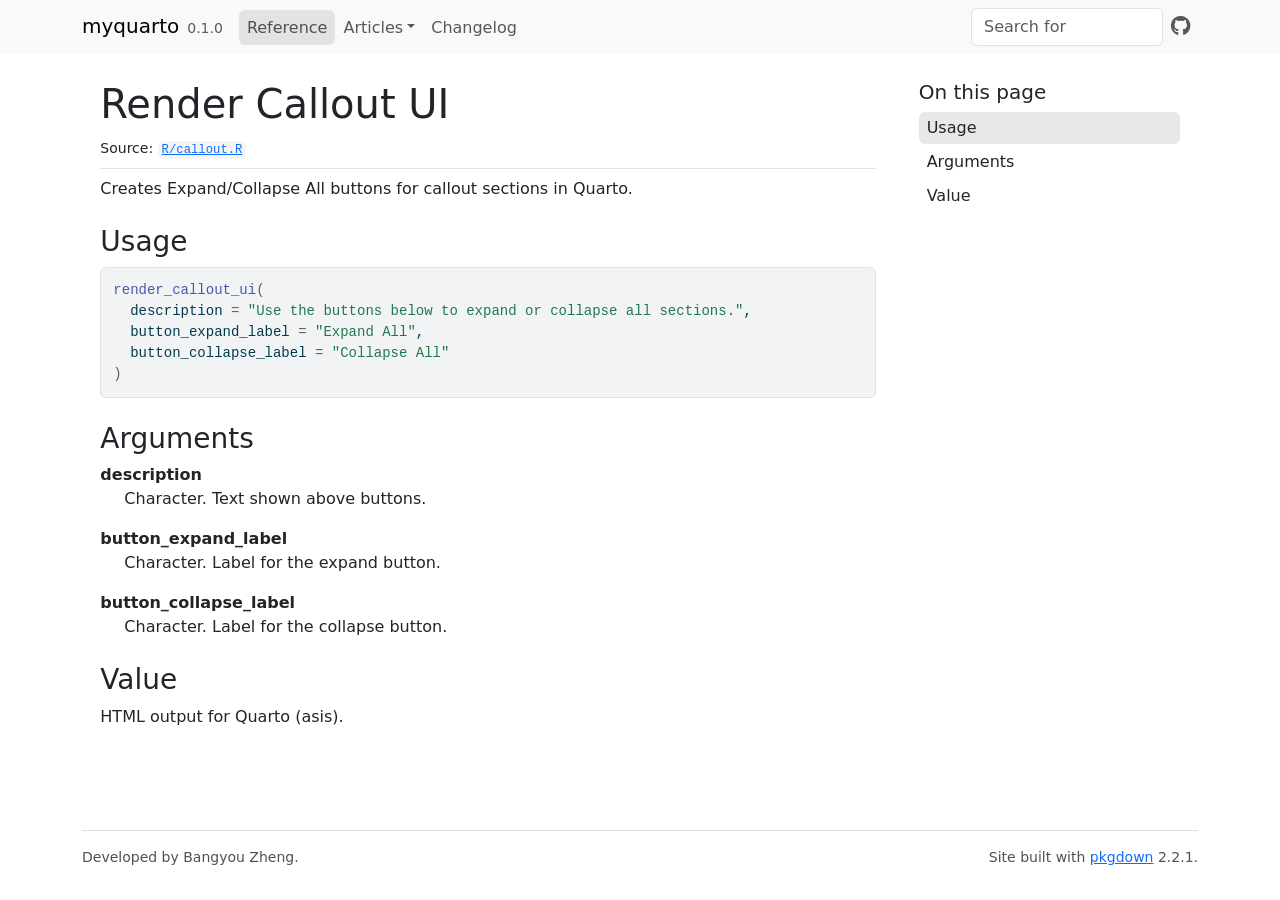
<file: reference/render_callout_ui.html>
<!DOCTYPE html>
<!-- Generated by pkgdown: do not edit by hand --><html lang="en"><head><meta http-equiv="Content-Type" content="text/html; charset=UTF-8"><meta charset="utf-8"><meta http-equiv="X-UA-Compatible" content="IE=edge"><meta name="viewport" content="width=device-width, initial-scale=1, shrink-to-fit=no"><title>Render Callout UI — render_callout_ui • myquarto</title><script src="../deps/jquery-3.6.0/jquery-3.6.0.min.js"></script><meta name="viewport" content="width=device-width, initial-scale=1, shrink-to-fit=no"><link href="../deps/bootstrap-5.3.8/bootstrap.min.css" rel="stylesheet"><script src="../deps/bootstrap-5.3.8/bootstrap.bundle.min.js"></script><link href="../deps/font-awesome-6.5.2/css/all.min.css" rel="stylesheet"><link href="../deps/font-awesome-6.5.2/css/v4-shims.min.css" rel="stylesheet"><script src="../deps/headroom-0.11.0/headroom.min.js"></script><script src="../deps/headroom-0.11.0/jQuery.headroom.min.js"></script><script src="../deps/bootstrap-toc-1.0.1/bootstrap-toc.min.js"></script><script src="../deps/clipboard.js-2.0.11/clipboard.min.js"></script><script src="../deps/search-1.0.0/autocomplete.jquery.min.js"></script><script src="../deps/search-1.0.0/fuse.min.js"></script><script src="../deps/search-1.0.0/mark.min.js"></script><!-- pkgdown --><script src="../pkgdown.js"></script><meta property="og:title" content="Render Callout UI — render_callout_ui"><meta name="description" content="Creates Expand/Collapse All buttons for callout sections in Quarto."><meta property="og:description" content="Creates Expand/Collapse All buttons for callout sections in Quarto."><!-- Google tag (gtag.js) --><script async src="https://www.googletagmanager.com/gtag/js?id=G-4HPNYGL5FT"></script><script>
  window.dataLayer = window.dataLayer || [];
  function gtag(){dataLayer.push(arguments);}
  gtag('js', new Date());

  gtag('config', 'G-4HPNYGL5FT');
</script></head><body>
    <a href="#main" class="visually-hidden-focusable">Skip to contents</a>


    <nav class="navbar navbar-expand-lg fixed-top bg-light" data-bs-theme="light" aria-label="Site navigation"><div class="container">

    <a class="navbar-brand me-2" href="../index.html">myquarto</a>

    <small class="nav-text text-muted me-auto" data-bs-toggle="tooltip" data-bs-placement="bottom" title="">0.1.0</small>


    <button class="navbar-toggler" type="button" data-bs-toggle="collapse" data-bs-target="#navbar" aria-controls="navbar" aria-expanded="false" aria-label="Toggle navigation">
      <span class="navbar-toggler-icon"></span>
    </button>

    <div id="navbar" class="collapse navbar-collapse ms-3">
      <ul class="navbar-nav me-auto"><li class="active nav-item"><a class="nav-link" href="../reference/index.html">Reference</a></li>
<li class="nav-item dropdown">
  <button class="nav-link dropdown-toggle" type="button" id="dropdown-articles" data-bs-toggle="dropdown" aria-expanded="false" aria-haspopup="true">Articles</button>
  <ul class="dropdown-menu" aria-labelledby="dropdown-articles"><li><a class="dropdown-item" href="../articles/callout-tools.html">Callout Tools</a></li>
  </ul></li>
<li class="nav-item"><a class="nav-link" href="../news/index.html">Changelog</a></li>
      </ul><ul class="navbar-nav"><li class="nav-item"><form class="form-inline" role="search">
 <input class="form-control" type="search" name="search-input" id="search-input" autocomplete="off" aria-label="Search site" placeholder="Search for" data-search-index="../search.json"></form></li>
<li class="nav-item"><a class="external-link nav-link" href="https://github.com/byzheng/myquarto/" aria-label="GitHub"><span class="fa fab fa-github fa-lg"></span></a></li>
      </ul></div>


  </div>
</nav><div class="container template-reference-topic">
<div class="row">
  <main id="main" class="col-md-9"><div class="page-header">

      <h1>Render Callout UI</h1>
      <small class="dont-index">Source: <a href="https://github.com/byzheng/myquarto/blob/main/R/callout.R" class="external-link"><code>R/callout.R</code></a></small>
      <div class="d-none name"><code>render_callout_ui.Rd</code></div>
    </div>

    <div class="ref-description section level2">
    <p>Creates Expand/Collapse All buttons for callout sections in Quarto.</p>
    </div>

    <div class="section level2">
    <h2 id="ref-usage">Usage<a class="anchor" aria-label="anchor" href="#ref-usage"></a></h2>
    <div class="sourceCode"><pre class="sourceCode r"><code><span><span class="fu">render_callout_ui</span><span class="op">(</span></span>
<span>  description <span class="op">=</span> <span class="st">"Use the buttons below to expand or collapse all sections."</span>,</span>
<span>  button_expand_label <span class="op">=</span> <span class="st">"Expand All"</span>,</span>
<span>  button_collapse_label <span class="op">=</span> <span class="st">"Collapse All"</span></span>
<span><span class="op">)</span></span></code></pre></div>
    </div>

    <div class="section level2">
    <h2 id="arguments">Arguments<a class="anchor" aria-label="anchor" href="#arguments"></a></h2>


<dl><dt id="arg-description">description<a class="anchor" aria-label="anchor" href="#arg-description"></a></dt>
<dd><p>Character. Text shown above buttons.</p></dd>


<dt id="arg-button-expand-label">button_expand_label<a class="anchor" aria-label="anchor" href="#arg-button-expand-label"></a></dt>
<dd><p>Character. Label for the expand button.</p></dd>


<dt id="arg-button-collapse-label">button_collapse_label<a class="anchor" aria-label="anchor" href="#arg-button-collapse-label"></a></dt>
<dd><p>Character. Label for the collapse button.</p></dd>

</dl></div>
    <div class="section level2">
    <h2 id="value">Value<a class="anchor" aria-label="anchor" href="#value"></a></h2>
    <p>HTML output for Quarto (asis).</p>
    </div>

  </main><aside class="col-md-3"><nav id="toc" aria-label="Table of contents"><h2>On this page</h2>
    </nav></aside></div>


    <footer><div class="pkgdown-footer-left">
  <p>Developed by Bangyou Zheng.</p>
</div>

<div class="pkgdown-footer-right">
  <p>Site built with <a href="https://pkgdown.r-lib.org/" class="external-link">pkgdown</a> 2.2.1.</p>
</div>

    </footer></div>





  </body></html>
</file>
<file: articles/callout-tools_files/libs/quarto-html/tippy.css>
.tippy-box[data-animation=fade][data-state=hidden]{opacity:0}[data-tippy-root]{max-width:calc(100vw - 10px)}.tippy-box{position:relative;background-color:#333;color:#fff;border-radius:4px;font-size:14px;line-height:1.4;white-space:normal;outline:0;transition-property:transform,visibility,opacity}.tippy-box[data-placement^=top]>.tippy-arrow{bottom:0}.tippy-box[data-placement^=top]>.tippy-arrow:before{bottom:-7px;left:0;border-width:8px 8px 0;border-top-color:initial;transform-origin:center top}.tippy-box[data-placement^=bottom]>.tippy-arrow{top:0}.tippy-box[data-placement^=bottom]>.tippy-arrow:before{top:-7px;left:0;border-width:0 8px 8px;border-bottom-color:initial;transform-origin:center bottom}.tippy-box[data-placement^=left]>.tippy-arrow{right:0}.tippy-box[data-placement^=left]>.tippy-arrow:before{border-width:8px 0 8px 8px;border-left-color:initial;right:-7px;transform-origin:center left}.tippy-box[data-placement^=right]>.tippy-arrow{left:0}.tippy-box[data-placement^=right]>.tippy-arrow:before{left:-7px;border-width:8px 8px 8px 0;border-right-color:initial;transform-origin:center right}.tippy-box[data-inertia][data-state=visible]{transition-timing-function:cubic-bezier(.54,1.5,.38,1.11)}.tippy-arrow{width:16px;height:16px;color:#333}.tippy-arrow:before{content:"";position:absolute;border-color:transparent;border-style:solid}.tippy-content{position:relative;padding:5px 9px;z-index:1}
</file>
<file: articles/callout-tools_files/libs/quarto-html/light-border.css>
.tippy-box[data-theme~=light-border]{background-color:#fff;background-clip:padding-box;border:1px solid rgba(0,8,16,.15);color:#333;box-shadow:0 4px 14px -2px rgba(0,8,16,.08)}.tippy-box[data-theme~=light-border]>.tippy-backdrop{background-color:#fff}.tippy-box[data-theme~=light-border]>.tippy-arrow:after,.tippy-box[data-theme~=light-border]>.tippy-svg-arrow:after{content:"";position:absolute;z-index:-1}.tippy-box[data-theme~=light-border]>.tippy-arrow:after{border-color:transparent;border-style:solid}.tippy-box[data-theme~=light-border][data-placement^=top]>.tippy-arrow:before{border-top-color:#fff}.tippy-box[data-theme~=light-border][data-placement^=top]>.tippy-arrow:after{border-top-color:rgba(0,8,16,.2);border-width:7px 7px 0;top:17px;left:1px}.tippy-box[data-theme~=light-border][data-placement^=top]>.tippy-svg-arrow>svg{top:16px}.tippy-box[data-theme~=light-border][data-placement^=top]>.tippy-svg-arrow:after{top:17px}.tippy-box[data-theme~=light-border][data-placement^=bottom]>.tippy-arrow:before{border-bottom-color:#fff;bottom:16px}.tippy-box[data-theme~=light-border][data-placement^=bottom]>.tippy-arrow:after{border-bottom-color:rgba(0,8,16,.2);border-width:0 7px 7px;bottom:17px;left:1px}.tippy-box[data-theme~=light-border][data-placement^=bottom]>.tippy-svg-arrow>svg{bottom:16px}.tippy-box[data-theme~=light-border][data-placement^=bottom]>.tippy-svg-arrow:after{bottom:17px}.tippy-box[data-theme~=light-border][data-placement^=left]>.tippy-arrow:before{border-left-color:#fff}.tippy-box[data-theme~=light-border][data-placement^=left]>.tippy-arrow:after{border-left-color:rgba(0,8,16,.2);border-width:7px 0 7px 7px;left:17px;top:1px}.tippy-box[data-theme~=light-border][data-placement^=left]>.tippy-svg-arrow>svg{left:11px}.tippy-box[data-theme~=light-border][data-placement^=left]>.tippy-svg-arrow:after{left:12px}.tippy-box[data-theme~=light-border][data-placement^=right]>.tippy-arrow:before{border-right-color:#fff;right:16px}.tippy-box[data-theme~=light-border][data-placement^=right]>.tippy-arrow:after{border-width:7px 7px 7px 0;right:17px;top:1px;border-right-color:rgba(0,8,16,.2)}.tippy-box[data-theme~=light-border][data-placement^=right]>.tippy-svg-arrow>svg{right:11px}.tippy-box[data-theme~=light-border][data-placement^=right]>.tippy-svg-arrow:after{right:12px}.tippy-box[data-theme~=light-border]>.tippy-svg-arrow{fill:#fff}.tippy-box[data-theme~=light-border]>.tippy-svg-arrow:after{background-image:url([data-uri]);background-size:16px 6px;width:16px;height:6px}
</file>
<file: articles/callout-tools_files/libs/myquarto-1.0/callout.css>
.callout button {
    margin-bottom: 0.5rem;
}
</file>
<file: deps/font-awesome-6.5.2/css/v4-shims.min.css>
/*!
 * Font Awesome Free 6.5.2 by @fontawesome - https://fontawesome.com
 * License - https://fontawesome.com/license/free (Icons: CC BY 4.0, Fonts: SIL OFL 1.1, Code: MIT License)
 * Copyright 2024 Fonticons, Inc.
 */
.fa.fa-glass:before{content:"\f000"}.fa.fa-envelope-o{font-family:"Font Awesome 6 Free";font-weight:400}.fa.fa-envelope-o:before{content:"\f0e0"}.fa.fa-star-o{font-family:"Font Awesome 6 Free";font-weight:400}.fa.fa-star-o:before{content:"\f005"}.fa.fa-close:before,.fa.fa-remove:before{content:"\f00d"}.fa.fa-gear:before{content:"\f013"}.fa.fa-trash-o{font-family:"Font Awesome 6 Free";font-weight:400}.fa.fa-trash-o:before{content:"\f2ed"}.fa.fa-home:before{content:"\f015"}.fa.fa-file-o{font-family:"Font Awesome 6 Free";font-weight:400}.fa.fa-file-o:before{content:"\f15b"}.fa.fa-clock-o{font-family:"Font Awesome 6 Free";font-weight:400}.fa.fa-clock-o:before{content:"\f017"}.fa.fa-arrow-circle-o-down{font-family:"Font Awesome 6 Free";font-weight:400}.fa.fa-arrow-circle-o-down:before{content:"\f358"}.fa.fa-arrow-circle-o-up{font-family:"Font Awesome 6 Free";font-weight:400}.fa.fa-arrow-circle-o-up:before{content:"\f35b"}.fa.fa-play-circle-o{font-family:"Font Awesome 6 Free";font-weight:400}.fa.fa-play-circle-o:before{content:"\f144"}.fa.fa-repeat:before,.fa.fa-rotate-right:before{content:"\f01e"}.fa.fa-refresh:before{content:"\f021"}.fa.fa-list-alt{font-family:"Font Awesome 6 Free";font-weight:400}.fa.fa-list-alt:before{content:"\f022"}.fa.fa-dedent:before{content:"\f03b"}.fa.fa-video-camera:before{content:"\f03d"}.fa.fa-picture-o{font-family:"Font Awesome 6 Free";font-weight:400}.fa.fa-picture-o:before{content:"\f03e"}.fa.fa-photo{font-family:"Font Awesome 6 Free";font-weight:400}.fa.fa-photo:before{content:"\f03e"}.fa.fa-image{font-family:"Font Awesome 6 Free";font-weight:400}.fa.fa-image:before{content:"\f03e"}.fa.fa-map-marker:before{content:"\f3c5"}.fa.fa-pencil-square-o{font-family:"Font Awesome 6 Free";font-weight:400}.fa.fa-pencil-square-o:before{content:"\f044"}.fa.fa-edit{font-family:"Font Awesome 6 Free";font-weight:400}.fa.fa-edit:before{content:"\f044"}.fa.fa-share-square-o:before{content:"\f14d"}.fa.fa-check-square-o{font-family:"Font Awesome 6 Free";font-weight:400}.fa.fa-check-square-o:before{content:"\f14a"}.fa.fa-arrows:before{content:"\f0b2"}.fa.fa-times-circle-o{font-family:"Font Awesome 6 Free";font-weight:400}.fa.fa-times-circle-o:before{content:"\f057"}.fa.fa-check-circle-o{font-family:"Font Awesome 6 Free";font-weight:400}.fa.fa-check-circle-o:before{content:"\f058"}.fa.fa-mail-forward:before{content:"\f064"}.fa.fa-expand:before{content:"\f424"}.fa.fa-compress:before{content:"\f422"}.fa.fa-eye,.fa.fa-eye-slash{font-family:"Font Awesome 6 Free";font-weight:400}.fa.fa-warning:before{content:"\f071"}.fa.fa-calendar:before{content:"\f073"}.fa.fa-arrows-v:before{content:"\f338"}.fa.fa-arrows-h:before{content:"\f337"}.fa.fa-bar-chart-o:before,.fa.fa-bar-chart:before{content:"\e0e3"}.fa.fa-twitter-square{font-family:"Font Awesome 6 Brands";font-weight:400}.fa.fa-twitter-square:before{content:"\f081"}.fa.fa-facebook-square{font-family:"Font Awesome 6 Brands";font-weight:400}.fa.fa-facebook-square:before{content:"\f082"}.fa.fa-gears:before{content:"\f085"}.fa.fa-thumbs-o-up{font-family:"Font Awesome 6 Free";font-weight:400}.fa.fa-thumbs-o-up:before{content:"\f164"}.fa.fa-thumbs-o-down{font-family:"Font Awesome 6 Free";font-weight:400}.fa.fa-thumbs-o-down:before{content:"\f165"}.fa.fa-heart-o{font-family:"Font Awesome 6 Free";font-weight:400}.fa.fa-heart-o:before{content:"\f004"}.fa.fa-sign-out:before{content:"\f2f5"}.fa.fa-linkedin-square{font-family:"Font Awesome 6 Brands";font-weight:400}.fa.fa-linkedin-square:before{content:"\f08c"}.fa.fa-thumb-tack:before{content:"\f08d"}.fa.fa-external-link:before{content:"\f35d"}.fa.fa-sign-in:before{content:"\f2f6"}.fa.fa-github-square{font-family:"Font Awesome 6 Brands";font-weight:400}.fa.fa-github-square:before{content:"\f092"}.fa.fa-lemon-o{font-family:"Font Awesome 6 Free";font-weight:400}.fa.fa-lemon-o:before{content:"\f094"}.fa.fa-square-o{font-family:"Font Awesome 6 Free";font-weight:400}.fa.fa-square-o:before{content:"\f0c8"}.fa.fa-bookmark-o{font-family:"Font Awesome 6 Free";font-weight:400}.fa.fa-bookmark-o:before{content:"\f02e"}.fa.fa-facebook,.fa.fa-twitter{font-family:"Font Awesome 6 Brands";font-weight:400}.fa.fa-facebook:before{content:"\f39e"}.fa.fa-facebook-f{font-family:"Font Awesome 6 Brands";font-weight:400}.fa.fa-facebook-f:before{content:"\f39e"}.fa.fa-github{font-family:"Font Awesome 6 Brands";font-weight:400}.fa.fa-credit-card{font-family:"Font Awesome 6 Free";font-weight:400}.fa.fa-feed:before{content:"\f09e"}.fa.fa-hdd-o{font-family:"Font Awesome 6 Free";font-weight:400}.fa.fa-hdd-o:before{content:"\f0a0"}.fa.fa-hand-o-right{font-family:"Font Awesome 6 Free";font-weight:400}.fa.fa-hand-o-right:before{content:"\f0a4"}.fa.fa-hand-o-left{font-family:"Font Awesome 6 Free";font-weight:400}.fa.fa-hand-o-left:before{content:"\f0a5"}.fa.fa-hand-o-up{font-family:"Font Awesome 6 Free";font-weight:400}.fa.fa-hand-o-up:before{content:"\f0a6"}.fa.fa-hand-o-down{font-family:"Font Awesome 6 Free";font-weight:400}.fa.fa-hand-o-down:before{content:"\f0a7"}.fa.fa-globe:before{content:"\f57d"}.fa.fa-tasks:before{content:"\f828"}.fa.fa-arrows-alt:before{content:"\f31e"}.fa.fa-group:before{content:"\f0c0"}.fa.fa-chain:before{content:"\f0c1"}.fa.fa-cut:before{content:"\f0c4"}.fa.fa-files-o{font-family:"Font Awesome 6 Free";font-weight:400}.fa.fa-files-o:before{content:"\f0c5"}.fa.fa-floppy-o{font-family:"Font Awesome 6 Free";font-weight:400}.fa.fa-floppy-o:before{content:"\f0c7"}.fa.fa-save{font-family:"Font Awesome 6 Free";font-weight:400}.fa.fa-save:before{content:"\f0c7"}.fa.fa-navicon:before,.fa.fa-reorder:before{content:"\f0c9"}.fa.fa-magic:before{content:"\e2ca"}.fa.fa-pinterest,.fa.fa-pinterest-square{font-family:"Font Awesome 6 Brands";font-weight:400}.fa.fa-pinterest-square:before{content:"\f0d3"}.fa.fa-google-plus-square{font-family:"Font Awesome 6 Brands";font-weight:400}.fa.fa-google-plus-square:before{content:"\f0d4"}.fa.fa-google-plus{font-family:"Font Awesome 6 Brands";font-weight:400}.fa.fa-google-plus:before{content:"\f0d5"}.fa.fa-money:before{content:"\f3d1"}.fa.fa-unsorted:before{content:"\f0dc"}.fa.fa-sort-desc:before{content:"\f0dd"}.fa.fa-sort-asc:before{content:"\f0de"}.fa.fa-linkedin{font-family:"Font Awesome 6 Brands";font-weight:400}.fa.fa-linkedin:before{content:"\f0e1"}.fa.fa-rotate-left:before{content:"\f0e2"}.fa.fa-legal:before{content:"\f0e3"}.fa.fa-dashboard:before,.fa.fa-tachometer:before{content:"\f625"}.fa.fa-comment-o{font-family:"Font Awesome 6 Free";font-weight:400}.fa.fa-comment-o:before{content:"\f075"}.fa.fa-comments-o{font-family:"Font Awesome 6 Free";font-weight:400}.fa.fa-comments-o:before{content:"\f086"}.fa.fa-flash:before{content:"\f0e7"}.fa.fa-clipboard:before{content:"\f0ea"}.fa.fa-lightbulb-o{font-family:"Font Awesome 6 Free";font-weight:400}.fa.fa-lightbulb-o:before{content:"\f0eb"}.fa.fa-exchange:before{content:"\f362"}.fa.fa-cloud-download:before{content:"\f0ed"}.fa.fa-cloud-upload:before{content:"\f0ee"}.fa.fa-bell-o{font-family:"Font Awesome 6 Free";font-weight:400}.fa.fa-bell-o:before{content:"\f0f3"}.fa.fa-cutlery:before{content:"\f2e7"}.fa.fa-file-text-o{font-family:"Font Awesome 6 Free";font-weight:400}.fa.fa-file-text-o:before{content:"\f15c"}.fa.fa-building-o{font-family:"Font Awesome 6 Free";font-weight:400}.fa.fa-building-o:before{content:"\f1ad"}.fa.fa-hospital-o{font-family:"Font Awesome 6 Free";font-weight:400}.fa.fa-hospital-o:before{content:"\f0f8"}.fa.fa-tablet:before{content:"\f3fa"}.fa.fa-mobile-phone:before,.fa.fa-mobile:before{content:"\f3cd"}.fa.fa-circle-o{font-family:"Font Awesome 6 Free";font-weight:400}.fa.fa-circle-o:before{content:"\f111"}.fa.fa-mail-reply:before{content:"\f3e5"}.fa.fa-github-alt{font-family:"Font Awesome 6 Brands";font-weight:400}.fa.fa-folder-o{font-family:"Font Awesome 6 Free";font-weight:400}.fa.fa-folder-o:before{content:"\f07b"}.fa.fa-folder-open-o{font-family:"Font Awesome 6 Free";font-weight:400}.fa.fa-folder-open-o:before{content:"\f07c"}.fa.fa-smile-o{font-family:"Font Awesome 6 Free";font-weight:400}.fa.fa-smile-o:before{content:"\f118"}.fa.fa-frown-o{font-family:"Font Awesome 6 Free";font-weight:400}.fa.fa-frown-o:before{content:"\f119"}.fa.fa-meh-o{font-family:"Font Awesome 6 Free";font-weight:400}.fa.fa-meh-o:before{content:"\f11a"}.fa.fa-keyboard-o{font-family:"Font Awesome 6 Free";font-weight:400}.fa.fa-keyboard-o:before{content:"\f11c"}.fa.fa-flag-o{font-family:"Font Awesome 6 Free";font-weight:400}.fa.fa-flag-o:before{content:"\f024"}.fa.fa-mail-reply-all:before{content:"\f122"}.fa.fa-star-half-o{font-family:"Font Awesome 6 Free";font-weight:400}.fa.fa-star-half-o:before{content:"\f5c0"}.fa.fa-star-half-empty{font-family:"Font Awesome 6 Free";font-weight:400}.fa.fa-star-half-empty:before{content:"\f5c0"}.fa.fa-star-half-full{font-family:"Font Awesome 6 Free";font-weight:400}.fa.fa-star-half-full:before{content:"\f5c0"}.fa.fa-code-fork:before{content:"\f126"}.fa.fa-chain-broken:before,.fa.fa-unlink:before{content:"\f127"}.fa.fa-calendar-o{font-family:"Font Awesome 6 Free";font-weight:400}.fa.fa-calendar-o:before{content:"\f133"}.fa.fa-css3,.fa.fa-html5,.fa.fa-maxcdn{font-family:"Font Awesome 6 Brands";font-weight:400}.fa.fa-unlock-alt:before{content:"\f09c"}.fa.fa-minus-square-o{font-family:"Font Awesome 6 Free";font-weight:400}.fa.fa-minus-square-o:before{content:"\f146"}.fa.fa-level-up:before{content:"\f3bf"}.fa.fa-level-down:before{content:"\f3be"}.fa.fa-pencil-square:before{content:"\f14b"}.fa.fa-external-link-square:before{content:"\f360"}.fa.fa-compass{font-family:"Font Awesome 6 Free";font-weight:400}.fa.fa-caret-square-o-down{font-family:"Font Awesome 6 Free";font-weight:400}.fa.fa-caret-square-o-down:before{content:"\f150"}.fa.fa-toggle-down{font-family:"Font Awesome 6 Free";font-weight:400}.fa.fa-toggle-down:before{content:"\f150"}.fa.fa-caret-square-o-up{font-family:"Font Awesome 6 Free";font-weight:400}.fa.fa-caret-square-o-up:before{content:"\f151"}.fa.fa-toggle-up{font-family:"Font Awesome 6 Free";font-weight:400}.fa.fa-toggle-up:before{content:"\f151"}.fa.fa-caret-square-o-right{font-family:"Font Awesome 6 Free";font-weight:400}.fa.fa-caret-square-o-right:before{content:"\f152"}.fa.fa-toggle-right{font-family:"Font Awesome 6 Free";font-weight:400}.fa.fa-toggle-right:before{content:"\f152"}.fa.fa-eur:before,.fa.fa-euro:before{content:"\f153"}.fa.fa-gbp:before{content:"\f154"}.fa.fa-dollar:before,.fa.fa-usd:before{content:"\24"}.fa.fa-inr:before,.fa.fa-rupee:before{content:"\e1bc"}.fa.fa-cny:before,.fa.fa-jpy:before,.fa.fa-rmb:before,.fa.fa-yen:before{content:"\f157"}.fa.fa-rouble:before,.fa.fa-rub:before,.fa.fa-ruble:before{content:"\f158"}.fa.fa-krw:before,.fa.fa-won:before{content:"\f159"}.fa.fa-bitcoin,.fa.fa-btc{font-family:"Font Awesome 6 Brands";font-weight:400}.fa.fa-bitcoin:before{content:"\f15a"}.fa.fa-file-text:before{content:"\f15c"}.fa.fa-sort-alpha-asc:before{content:"\f15d"}.fa.fa-sort-alpha-desc:before{content:"\f881"}.fa.fa-sort-amount-asc:before{content:"\f884"}.fa.fa-sort-amount-desc:before{content:"\f160"}.fa.fa-sort-numeric-asc:before{content:"\f162"}.fa.fa-sort-numeric-desc:before{content:"\f886"}.fa.fa-youtube-square{font-family:"Font Awesome 6 Brands";font-weight:400}.fa.fa-youtube-square:before{content:"\f431"}.fa.fa-xing,.fa.fa-xing-square,.fa.fa-youtube{font-family:"Font Awesome 6 Brands";font-weight:400}.fa.fa-xing-square:before{content:"\f169"}.fa.fa-youtube-play{font-family:"Font Awesome 6 Brands";font-weight:400}.fa.fa-youtube-play:before{content:"\f167"}.fa.fa-adn,.fa.fa-bitbucket,.fa.fa-bitbucket-square,.fa.fa-dropbox,.fa.fa-flickr,.fa.fa-instagram,.fa.fa-stack-overflow{font-family:"Font Awesome 6 Brands";font-weight:400}.fa.fa-bitbucket-square:before{content:"\f171"}.fa.fa-tumblr,.fa.fa-tumblr-square{font-family:"Font Awesome 6 Brands";font-weight:400}.fa.fa-tumblr-square:before{content:"\f174"}.fa.fa-long-arrow-down:before{content:"\f309"}.fa.fa-long-arrow-up:before{content:"\f30c"}.fa.fa-long-arrow-left:before{content:"\f30a"}.fa.fa-long-arrow-right:before{content:"\f30b"}.fa.fa-android,.fa.fa-apple,.fa.fa-dribbble,.fa.fa-foursquare,.fa.fa-gittip,.fa.fa-gratipay,.fa.fa-linux,.fa.fa-skype,.fa.fa-trello,.fa.fa-windows{font-family:"Font Awesome 6 Brands";font-weight:400}.fa.fa-gittip:before{content:"\f184"}.fa.fa-sun-o{font-family:"Font Awesome 6 Free";font-weight:400}.fa.fa-sun-o:before{content:"\f185"}.fa.fa-moon-o{font-family:"Font Awesome 6 Free";font-weight:400}.fa.fa-moon-o:before{content:"\f186"}.fa.fa-pagelines,.fa.fa-renren,.fa.fa-stack-exchange,.fa.fa-vk,.fa.fa-weibo{font-family:"Font Awesome 6 Brands";font-weight:400}.fa.fa-arrow-circle-o-right{font-family:"Font Awesome 6 Free";font-weight:400}.fa.fa-arrow-circle-o-right:before{content:"\f35a"}.fa.fa-arrow-circle-o-left{font-family:"Font Awesome 6 Free";font-weight:400}.fa.fa-arrow-circle-o-left:before{content:"\f359"}.fa.fa-caret-square-o-left{font-family:"Font Awesome 6 Free";font-weight:400}.fa.fa-caret-square-o-left:before{content:"\f191"}.fa.fa-toggle-left{font-family:"Font Awesome 6 Free";font-weight:400}.fa.fa-toggle-left:before{content:"\f191"}.fa.fa-dot-circle-o{font-family:"Font Awesome 6 Free";font-weight:400}.fa.fa-dot-circle-o:before{content:"\f192"}.fa.fa-vimeo-square{font-family:"Font Awesome 6 Brands";font-weight:400}.fa.fa-vimeo-square:before{content:"\f194"}.fa.fa-try:before,.fa.fa-turkish-lira:before{content:"\e2bb"}.fa.fa-plus-square-o{font-family:"Font Awesome 6 Free";font-weight:400}.fa.fa-plus-square-o:before{content:"\f0fe"}.fa.fa-openid,.fa.fa-slack,.fa.fa-wordpress{font-family:"Font Awesome 6 Brands";font-weight:400}.fa.fa-bank:before,.fa.fa-institution:before{content:"\f19c"}.fa.fa-mortar-board:before{content:"\f19d"}.fa.fa-google,.fa.fa-reddit,.fa.fa-reddit-square,.fa.fa-yahoo{font-family:"Font Awesome 6 Brands";font-weight:400}.fa.fa-reddit-square:before{content:"\f1a2"}.fa.fa-behance,.fa.fa-behance-square,.fa.fa-delicious,.fa.fa-digg,.fa.fa-drupal,.fa.fa-joomla,.fa.fa-pied-piper-alt,.fa.fa-pied-piper-pp,.fa.fa-stumbleupon,.fa.fa-stumbleupon-circle{font-family:"Font Awesome 6 Brands";font-weight:400}.fa.fa-behance-square:before{content:"\f1b5"}.fa.fa-steam,.fa.fa-steam-square{font-family:"Font Awesome 6 Brands";font-weight:400}.fa.fa-steam-square:before{content:"\f1b7"}.fa.fa-automobile:before{content:"\f1b9"}.fa.fa-cab:before{content:"\f1ba"}.fa.fa-deviantart,.fa.fa-soundcloud,.fa.fa-spotify{font-family:"Font Awesome 6 Brands";font-weight:400}.fa.fa-file-pdf-o{font-family:"Font Awesome 6 Free";font-weight:400}.fa.fa-file-pdf-o:before{content:"\f1c1"}.fa.fa-file-word-o{font-family:"Font Awesome 6 Free";font-weight:400}.fa.fa-file-word-o:before{content:"\f1c2"}.fa.fa-file-excel-o{font-family:"Font Awesome 6 Free";font-weight:400}.fa.fa-file-excel-o:before{content:"\f1c3"}.fa.fa-file-powerpoint-o{font-family:"Font Awesome 6 Free";font-weight:400}.fa.fa-file-powerpoint-o:before{content:"\f1c4"}.fa.fa-file-image-o{font-family:"Font Awesome 6 Free";font-weight:400}.fa.fa-file-image-o:before{content:"\f1c5"}.fa.fa-file-photo-o{font-family:"Font Awesome 6 Free";font-weight:400}.fa.fa-file-photo-o:before{content:"\f1c5"}.fa.fa-file-picture-o{font-family:"Font Awesome 6 Free";font-weight:400}.fa.fa-file-picture-o:before{content:"\f1c5"}.fa.fa-file-archive-o{font-family:"Font Awesome 6 Free";font-weight:400}.fa.fa-file-archive-o:before{content:"\f1c6"}.fa.fa-file-zip-o{font-family:"Font Awesome 6 Free";font-weight:400}.fa.fa-file-zip-o:before{content:"\f1c6"}.fa.fa-file-audio-o{font-family:"Font Awesome 6 Free";font-weight:400}.fa.fa-file-audio-o:before{content:"\f1c7"}.fa.fa-file-sound-o{font-family:"Font Awesome 6 Free";font-weight:400}.fa.fa-file-sound-o:before{content:"\f1c7"}.fa.fa-file-video-o{font-family:"Font Awesome 6 Free";font-weight:400}.fa.fa-file-video-o:before{content:"\f1c8"}.fa.fa-file-movie-o{font-family:"Font Awesome 6 Free";font-weight:400}.fa.fa-file-movie-o:before{content:"\f1c8"}.fa.fa-file-code-o{font-family:"Font Awesome 6 Free";font-weight:400}.fa.fa-file-code-o:before{content:"\f1c9"}.fa.fa-codepen,.fa.fa-jsfiddle,.fa.fa-vine{font-family:"Font Awesome 6 Brands";font-weight:400}.fa.fa-life-bouy:before,.fa.fa-life-buoy:before,.fa.fa-life-saver:before,.fa.fa-support:before{content:"\f1cd"}.fa.fa-circle-o-notch:before{content:"\f1ce"}.fa.fa-ra,.fa.fa-rebel{font-family:"Font Awesome 6 Brands";font-weight:400}.fa.fa-ra:before{content:"\f1d0"}.fa.fa-resistance{font-family:"Font Awesome 6 Brands";font-weight:400}.fa.fa-resistance:before{content:"\f1d0"}.fa.fa-empire,.fa.fa-ge{font-family:"Font Awesome 6 Brands";font-weight:400}.fa.fa-ge:before{content:"\f1d1"}.fa.fa-git-square{font-family:"Font Awesome 6 Brands";font-weight:400}.fa.fa-git-square:before{content:"\f1d2"}.fa.fa-git,.fa.fa-hacker-news,.fa.fa-y-combinator-square{font-family:"Font Awesome 6 Brands";font-weight:400}.fa.fa-y-combinator-square:before{content:"\f1d4"}.fa.fa-yc-square{font-family:"Font Awesome 6 Brands";font-weight:400}.fa.fa-yc-square:before{content:"\f1d4"}.fa.fa-qq,.fa.fa-tencent-weibo,.fa.fa-wechat,.fa.fa-weixin{font-family:"Font Awesome 6 Brands";font-weight:400}.fa.fa-wechat:before{content:"\f1d7"}.fa.fa-send:before{content:"\f1d8"}.fa.fa-paper-plane-o{font-family:"Font Awesome 6 Free";font-weight:400}.fa.fa-paper-plane-o:before{content:"\f1d8"}.fa.fa-send-o{font-family:"Font Awesome 6 Free";font-weight:400}.fa.fa-send-o:before{content:"\f1d8"}.fa.fa-circle-thin{font-family:"Font Awesome 6 Free";font-weight:400}.fa.fa-circle-thin:before{content:"\f111"}.fa.fa-header:before{content:"\f1dc"}.fa.fa-futbol-o{font-family:"Font Awesome 6 Free";font-weight:400}.fa.fa-futbol-o:before{content:"\f1e3"}.fa.fa-soccer-ball-o{font-family:"Font Awesome 6 Free";font-weight:400}.fa.fa-soccer-ball-o:before{content:"\f1e3"}.fa.fa-slideshare,.fa.fa-twitch,.fa.fa-yelp{font-family:"Font Awesome 6 Brands";font-weight:400}.fa.fa-newspaper-o{font-family:"Font Awesome 6 Free";font-weight:400}.fa.fa-newspaper-o:before{content:"\f1ea"}.fa.fa-cc-amex,.fa.fa-cc-discover,.fa.fa-cc-mastercard,.fa.fa-cc-paypal,.fa.fa-cc-stripe,.fa.fa-cc-visa,.fa.fa-google-wallet,.fa.fa-paypal{font-family:"Font Awesome 6 Brands";font-weight:400}.fa.fa-bell-slash-o{font-family:"Font Awesome 6 Free";font-weight:400}.fa.fa-bell-slash-o:before{content:"\f1f6"}.fa.fa-trash:before{content:"\f2ed"}.fa.fa-copyright{font-family:"Font Awesome 6 Free";font-weight:400}.fa.fa-eyedropper:before{content:"\f1fb"}.fa.fa-area-chart:before{content:"\f1fe"}.fa.fa-pie-chart:before{content:"\f200"}.fa.fa-line-chart:before{content:"\f201"}.fa.fa-lastfm,.fa.fa-lastfm-square{font-family:"Font Awesome 6 Brands";font-weight:400}.fa.fa-lastfm-square:before{content:"\f203"}.fa.fa-angellist,.fa.fa-ioxhost{font-family:"Font Awesome 6 Brands";font-weight:400}.fa.fa-cc{font-family:"Font Awesome 6 Free";font-weight:400}.fa.fa-cc:before{content:"\f20a"}.fa.fa-ils:before,.fa.fa-shekel:before,.fa.fa-sheqel:before{content:"\f20b"}.fa.fa-buysellads,.fa.fa-connectdevelop,.fa.fa-dashcube,.fa.fa-forumbee,.fa.fa-leanpub,.fa.fa-sellsy,.fa.fa-shirtsinbulk,.fa.fa-simplybuilt,.fa.fa-skyatlas{font-family:"Font Awesome 6 Brands";font-weight:400}.fa.fa-diamond{font-family:"Font Awesome 6 Free";font-weight:400}.fa.fa-diamond:before{content:"\f3a5"}.fa.fa-intersex:before,.fa.fa-transgender:before{content:"\f224"}.fa.fa-transgender-alt:before{content:"\f225"}.fa.fa-facebook-official{font-family:"Font Awesome 6 Brands";font-weight:400}.fa.fa-facebook-official:before{content:"\f09a"}.fa.fa-pinterest-p,.fa.fa-whatsapp{font-family:"Font Awesome 6 Brands";font-weight:400}.fa.fa-hotel:before{content:"\f236"}.fa.fa-medium,.fa.fa-viacoin,.fa.fa-y-combinator,.fa.fa-yc{font-family:"Font Awesome 6 Brands";font-weight:400}.fa.fa-yc:before{content:"\f23b"}.fa.fa-expeditedssl,.fa.fa-opencart,.fa.fa-optin-monster{font-family:"Font Awesome 6 Brands";font-weight:400}.fa.fa-battery-4:before,.fa.fa-battery:before{content:"\f240"}.fa.fa-battery-3:before{content:"\f241"}.fa.fa-battery-2:before{content:"\f242"}.fa.fa-battery-1:before{content:"\f243"}.fa.fa-battery-0:before{content:"\f244"}.fa.fa-object-group,.fa.fa-object-ungroup,.fa.fa-sticky-note-o{font-family:"Font Awesome 6 Free";font-weight:400}.fa.fa-sticky-note-o:before{content:"\f249"}.fa.fa-cc-diners-club,.fa.fa-cc-jcb{font-family:"Font Awesome 6 Brands";font-weight:400}.fa.fa-clone{font-family:"Font Awesome 6 Free";font-weight:400}.fa.fa-hourglass-o:before{content:"\f254"}.fa.fa-hourglass-1:before{content:"\f251"}.fa.fa-hourglass-2:before{content:"\f252"}.fa.fa-hourglass-3:before{content:"\f253"}.fa.fa-hand-rock-o{font-family:"Font Awesome 6 Free";font-weight:400}.fa.fa-hand-rock-o:before{content:"\f255"}.fa.fa-hand-grab-o{font-family:"Font Awesome 6 Free";font-weight:400}.fa.fa-hand-grab-o:before{content:"\f255"}.fa.fa-hand-paper-o{font-family:"Font Awesome 6 Free";font-weight:400}.fa.fa-hand-paper-o:before{content:"\f256"}.fa.fa-hand-stop-o{font-family:"Font Awesome 6 Free";font-weight:400}.fa.fa-hand-stop-o:before{content:"\f256"}.fa.fa-hand-scissors-o{font-family:"Font Awesome 6 Free";font-weight:400}.fa.fa-hand-scissors-o:before{content:"\f257"}.fa.fa-hand-lizard-o{font-family:"Font Awesome 6 Free";font-weight:400}.fa.fa-hand-lizard-o:before{content:"\f258"}.fa.fa-hand-spock-o{font-family:"Font Awesome 6 Free";font-weight:400}.fa.fa-hand-spock-o:before{content:"\f259"}.fa.fa-hand-pointer-o{font-family:"Font Awesome 6 Free";font-weight:400}.fa.fa-hand-pointer-o:before{content:"\f25a"}.fa.fa-hand-peace-o{font-family:"Font Awesome 6 Free";font-weight:400}.fa.fa-hand-peace-o:before{content:"\f25b"}.fa.fa-registered{font-family:"Font Awesome 6 Free";font-weight:400}.fa.fa-creative-commons,.fa.fa-gg,.fa.fa-gg-circle,.fa.fa-odnoklassniki,.fa.fa-odnoklassniki-square{font-family:"Font Awesome 6 Brands";font-weight:400}.fa.fa-odnoklassniki-square:before{content:"\f264"}.fa.fa-chrome,.fa.fa-firefox,.fa.fa-get-pocket,.fa.fa-internet-explorer,.fa.fa-opera,.fa.fa-safari,.fa.fa-wikipedia-w{font-family:"Font Awesome 6 Brands";font-weight:400}.fa.fa-television:before{content:"\f26c"}.fa.fa-500px,.fa.fa-amazon,.fa.fa-contao{font-family:"Font Awesome 6 Brands";font-weight:400}.fa.fa-calendar-plus-o{font-family:"Font Awesome 6 Free";font-weight:400}.fa.fa-calendar-plus-o:before{content:"\f271"}.fa.fa-calendar-minus-o{font-family:"Font Awesome 6 Free";font-weight:400}.fa.fa-calendar-minus-o:before{content:"\f272"}.fa.fa-calendar-times-o{font-family:"Font Awesome 6 Free";font-weight:400}.fa.fa-calendar-times-o:before{content:"\f273"}.fa.fa-calendar-check-o{font-family:"Font Awesome 6 Free";font-weight:400}.fa.fa-calendar-check-o:before{content:"\f274"}.fa.fa-map-o{font-family:"Font Awesome 6 Free";font-weight:400}.fa.fa-map-o:before{content:"\f279"}.fa.fa-commenting:before{content:"\f4ad"}.fa.fa-commenting-o{font-family:"Font Awesome 6 Free";font-weight:400}.fa.fa-commenting-o:before{content:"\f4ad"}.fa.fa-houzz,.fa.fa-vimeo{font-family:"Font Awesome 6 Brands";font-weight:400}.fa.fa-vimeo:before{content:"\f27d"}.fa.fa-black-tie,.fa.fa-edge,.fa.fa-fonticons,.fa.fa-reddit-alien{font-family:"Font Awesome 6 Brands";font-weight:400}.fa.fa-credit-card-alt:before{content:"\f09d"}.fa.fa-codiepie,.fa.fa-fort-awesome,.fa.fa-mixcloud,.fa.fa-modx,.fa.fa-product-hunt,.fa.fa-scribd,.fa.fa-usb{font-family:"Font Awesome 6 Brands";font-weight:400}.fa.fa-pause-circle-o{font-family:"Font Awesome 6 Free";font-weight:400}.fa.fa-pause-circle-o:before{content:"\f28b"}.fa.fa-stop-circle-o{font-family:"Font Awesome 6 Free";font-weight:400}.fa.fa-stop-circle-o:before{content:"\f28d"}.fa.fa-bluetooth,.fa.fa-bluetooth-b,.fa.fa-envira,.fa.fa-gitlab,.fa.fa-wheelchair-alt,.fa.fa-wpbeginner,.fa.fa-wpforms{font-family:"Font Awesome 6 Brands";font-weight:400}.fa.fa-wheelchair-alt:before{content:"\f368"}.fa.fa-question-circle-o{font-family:"Font Awesome 6 Free";font-weight:400}.fa.fa-question-circle-o:before{content:"\f059"}.fa.fa-volume-control-phone:before{content:"\f2a0"}.fa.fa-asl-interpreting:before{content:"\f2a3"}.fa.fa-deafness:before,.fa.fa-hard-of-hearing:before{content:"\f2a4"}.fa.fa-glide,.fa.fa-glide-g{font-family:"Font Awesome 6 Brands";font-weight:400}.fa.fa-signing:before{content:"\f2a7"}.fa.fa-viadeo,.fa.fa-viadeo-square{font-family:"Font Awesome 6 Brands";font-weight:400}.fa.fa-viadeo-square:before{content:"\f2aa"}.fa.fa-snapchat,.fa.fa-snapchat-ghost{font-family:"Font Awesome 6 Brands";font-weight:400}.fa.fa-snapchat-ghost:before{content:"\f2ab"}.fa.fa-snapchat-square{font-family:"Font Awesome 6 Brands";font-weight:400}.fa.fa-snapchat-square:before{content:"\f2ad"}.fa.fa-first-order,.fa.fa-google-plus-official,.fa.fa-pied-piper,.fa.fa-themeisle,.fa.fa-yoast{font-family:"Font Awesome 6 Brands";font-weight:400}.fa.fa-google-plus-official:before{content:"\f2b3"}.fa.fa-google-plus-circle{font-family:"Font Awesome 6 Brands";font-weight:400}.fa.fa-google-plus-circle:before{content:"\f2b3"}.fa.fa-fa,.fa.fa-font-awesome{font-family:"Font Awesome 6 Brands";font-weight:400}.fa.fa-fa:before{content:"\f2b4"}.fa.fa-handshake-o{font-family:"Font Awesome 6 Free";font-weight:400}.fa.fa-handshake-o:before{content:"\f2b5"}.fa.fa-envelope-open-o{font-family:"Font Awesome 6 Free";font-weight:400}.fa.fa-envelope-open-o:before{content:"\f2b6"}.fa.fa-linode{font-family:"Font Awesome 6 Brands";font-weight:400}.fa.fa-address-book-o{font-family:"Font Awesome 6 Free";font-weight:400}.fa.fa-address-book-o:before{content:"\f2b9"}.fa.fa-vcard:before{content:"\f2bb"}.fa.fa-address-card-o{font-family:"Font Awesome 6 Free";font-weight:400}.fa.fa-address-card-o:before{content:"\f2bb"}.fa.fa-vcard-o{font-family:"Font Awesome 6 Free";font-weight:400}.fa.fa-vcard-o:before{content:"\f2bb"}.fa.fa-user-circle-o{font-family:"Font Awesome 6 Free";font-weight:400}.fa.fa-user-circle-o:before{content:"\f2bd"}.fa.fa-user-o{font-family:"Font Awesome 6 Free";font-weight:400}.fa.fa-user-o:before{content:"\f007"}.fa.fa-id-badge{font-family:"Font Awesome 6 Free";font-weight:400}.fa.fa-drivers-license:before{content:"\f2c2"}.fa.fa-id-card-o{font-family:"Font Awesome 6 Free";font-weight:400}.fa.fa-id-card-o:before{content:"\f2c2"}.fa.fa-drivers-license-o{font-family:"Font Awesome 6 Free";font-weight:400}.fa.fa-drivers-license-o:before{content:"\f2c2"}.fa.fa-free-code-camp,.fa.fa-quora,.fa.fa-telegram{font-family:"Font Awesome 6 Brands";font-weight:400}.fa.fa-thermometer-4:before,.fa.fa-thermometer:before{content:"\f2c7"}.fa.fa-thermometer-3:before{content:"\f2c8"}.fa.fa-thermometer-2:before{content:"\f2c9"}.fa.fa-thermometer-1:before{content:"\f2ca"}.fa.fa-thermometer-0:before{content:"\f2cb"}.fa.fa-bathtub:before,.fa.fa-s15:before{content:"\f2cd"}.fa.fa-window-maximize,.fa.fa-window-restore{font-family:"Font Awesome 6 Free";font-weight:400}.fa.fa-times-rectangle:before{content:"\f410"}.fa.fa-window-close-o{font-family:"Font Awesome 6 Free";font-weight:400}.fa.fa-window-close-o:before{content:"\f410"}.fa.fa-times-rectangle-o{font-family:"Font Awesome 6 Free";font-weight:400}.fa.fa-times-rectangle-o:before{content:"\f410"}.fa.fa-bandcamp,.fa.fa-eercast,.fa.fa-etsy,.fa.fa-grav,.fa.fa-imdb,.fa.fa-ravelry{font-family:"Font Awesome 6 Brands";font-weight:400}.fa.fa-eercast:before{content:"\f2da"}.fa.fa-snowflake-o{font-family:"Font Awesome 6 Free";font-weight:400}.fa.fa-snowflake-o:before{content:"\f2dc"}.fa.fa-meetup,.fa.fa-superpowers,.fa.fa-wpexplorer{font-family:"Font Awesome 6 Brands";font-weight:400}
</file>
